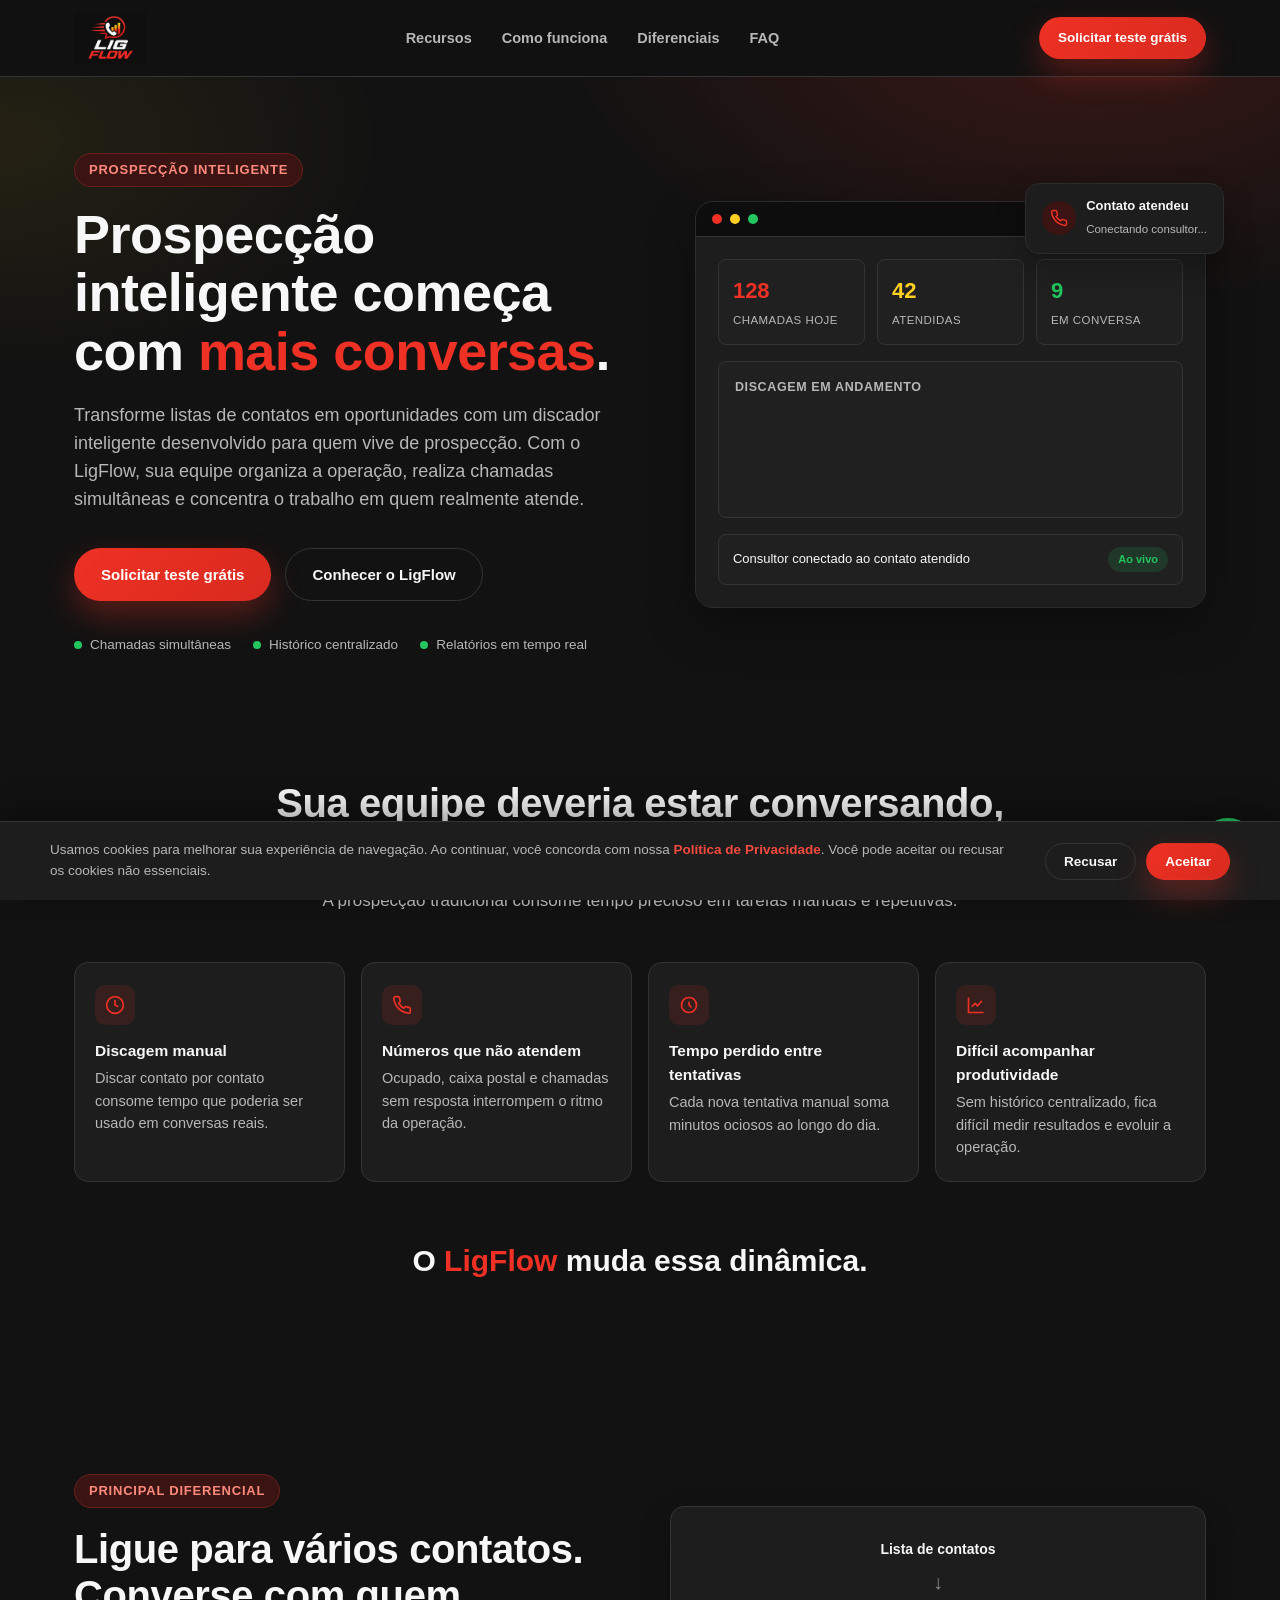
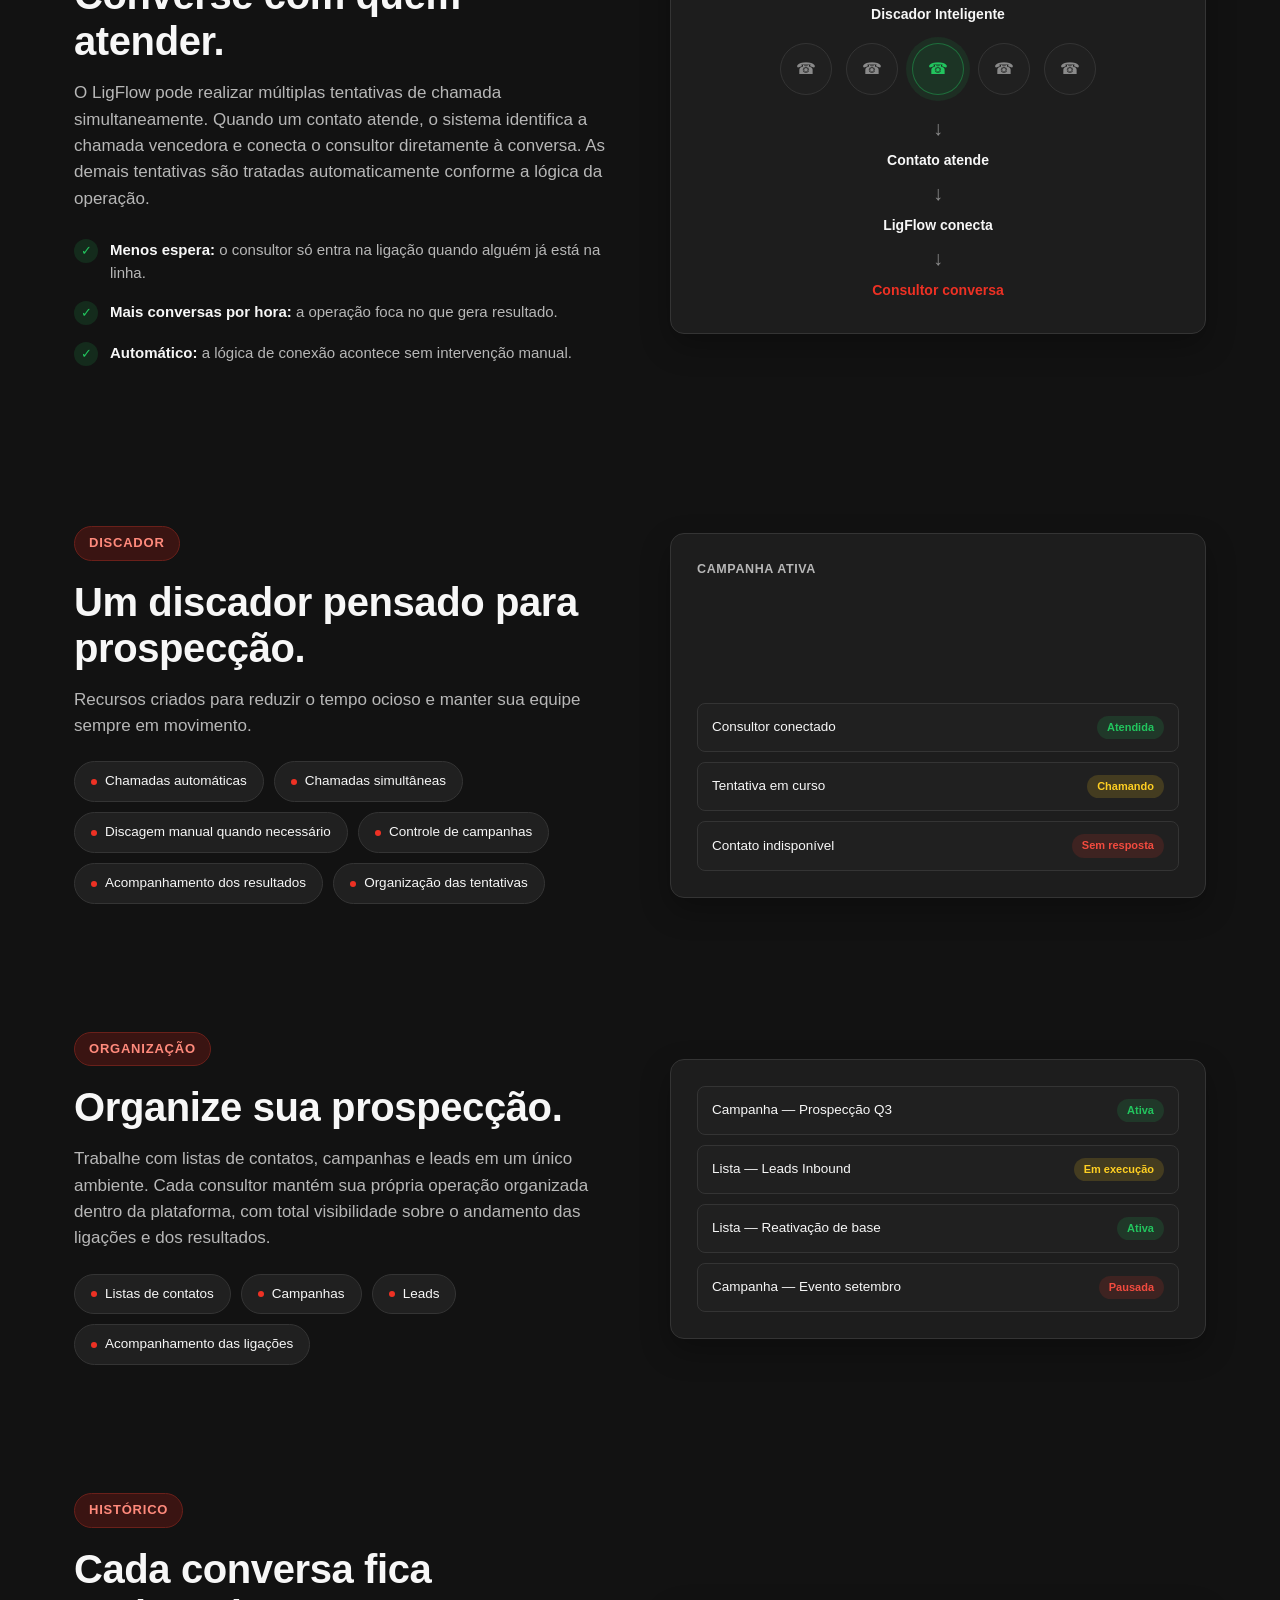
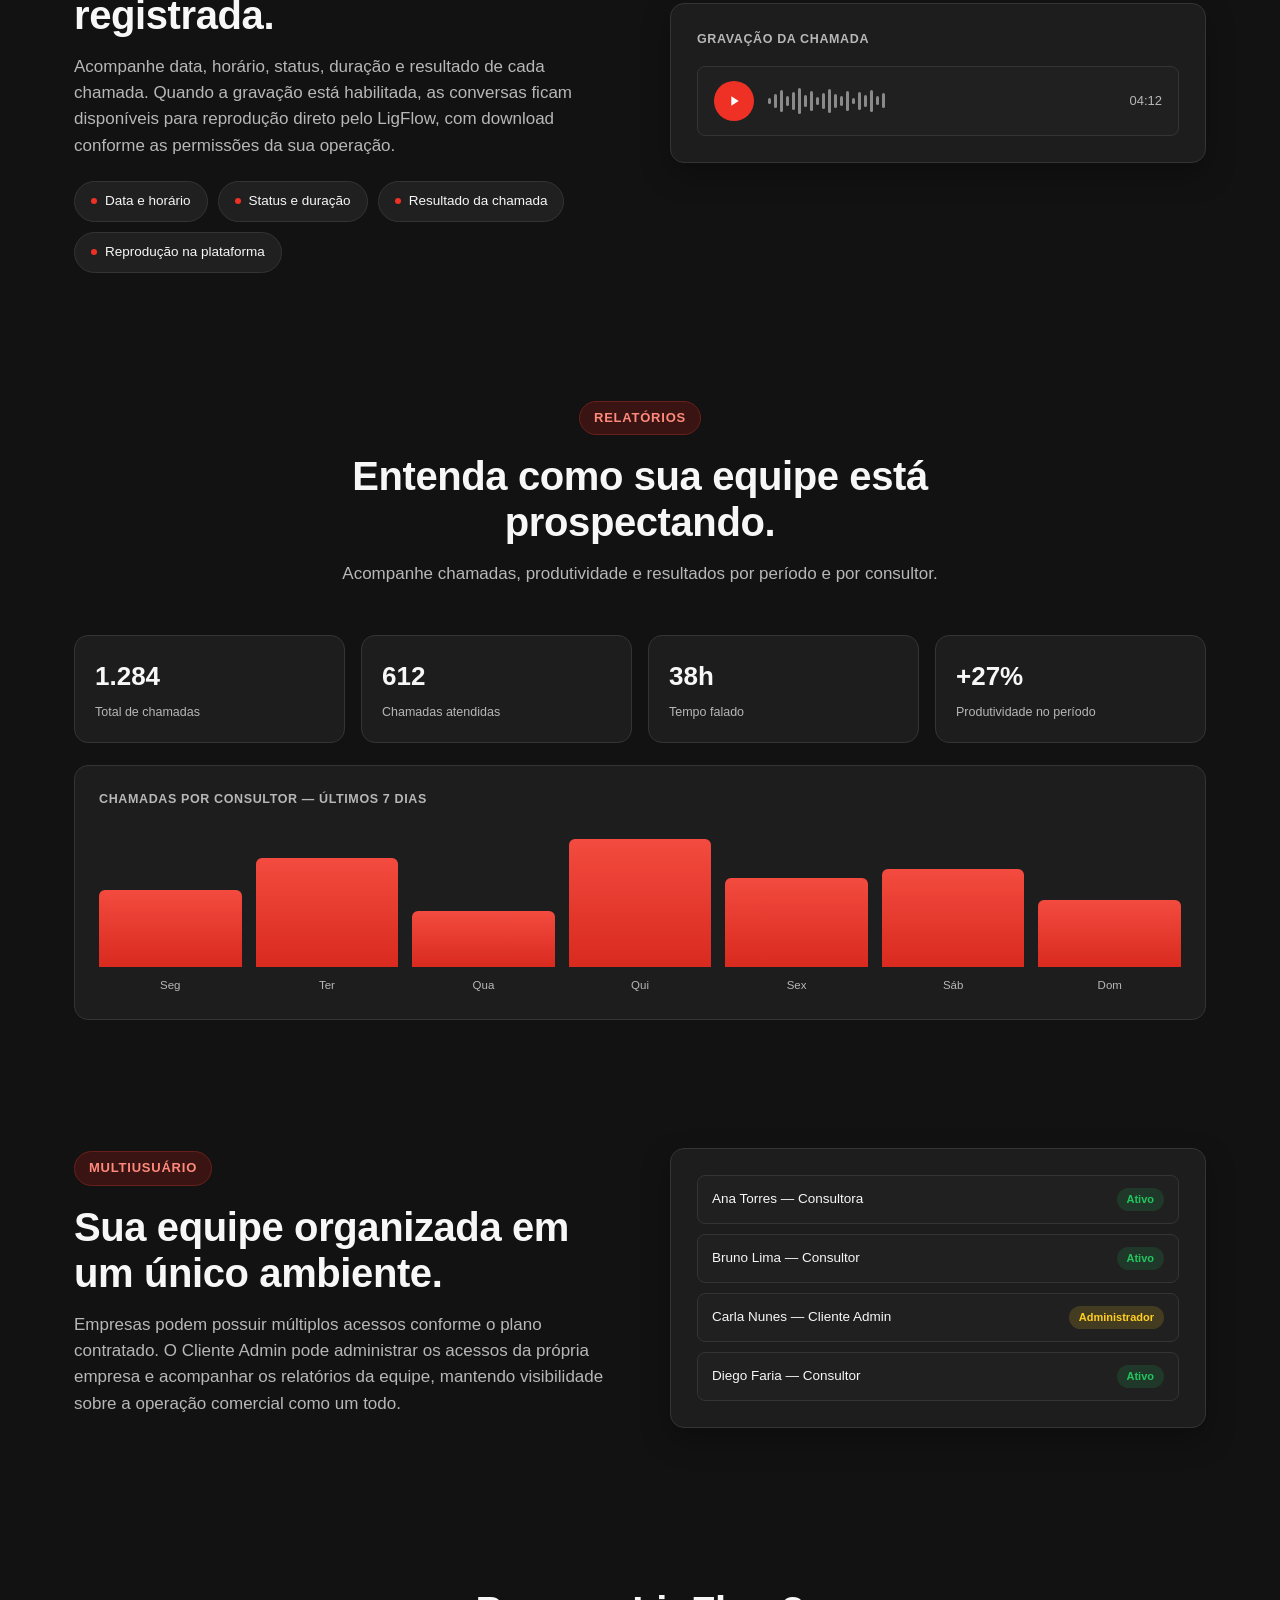
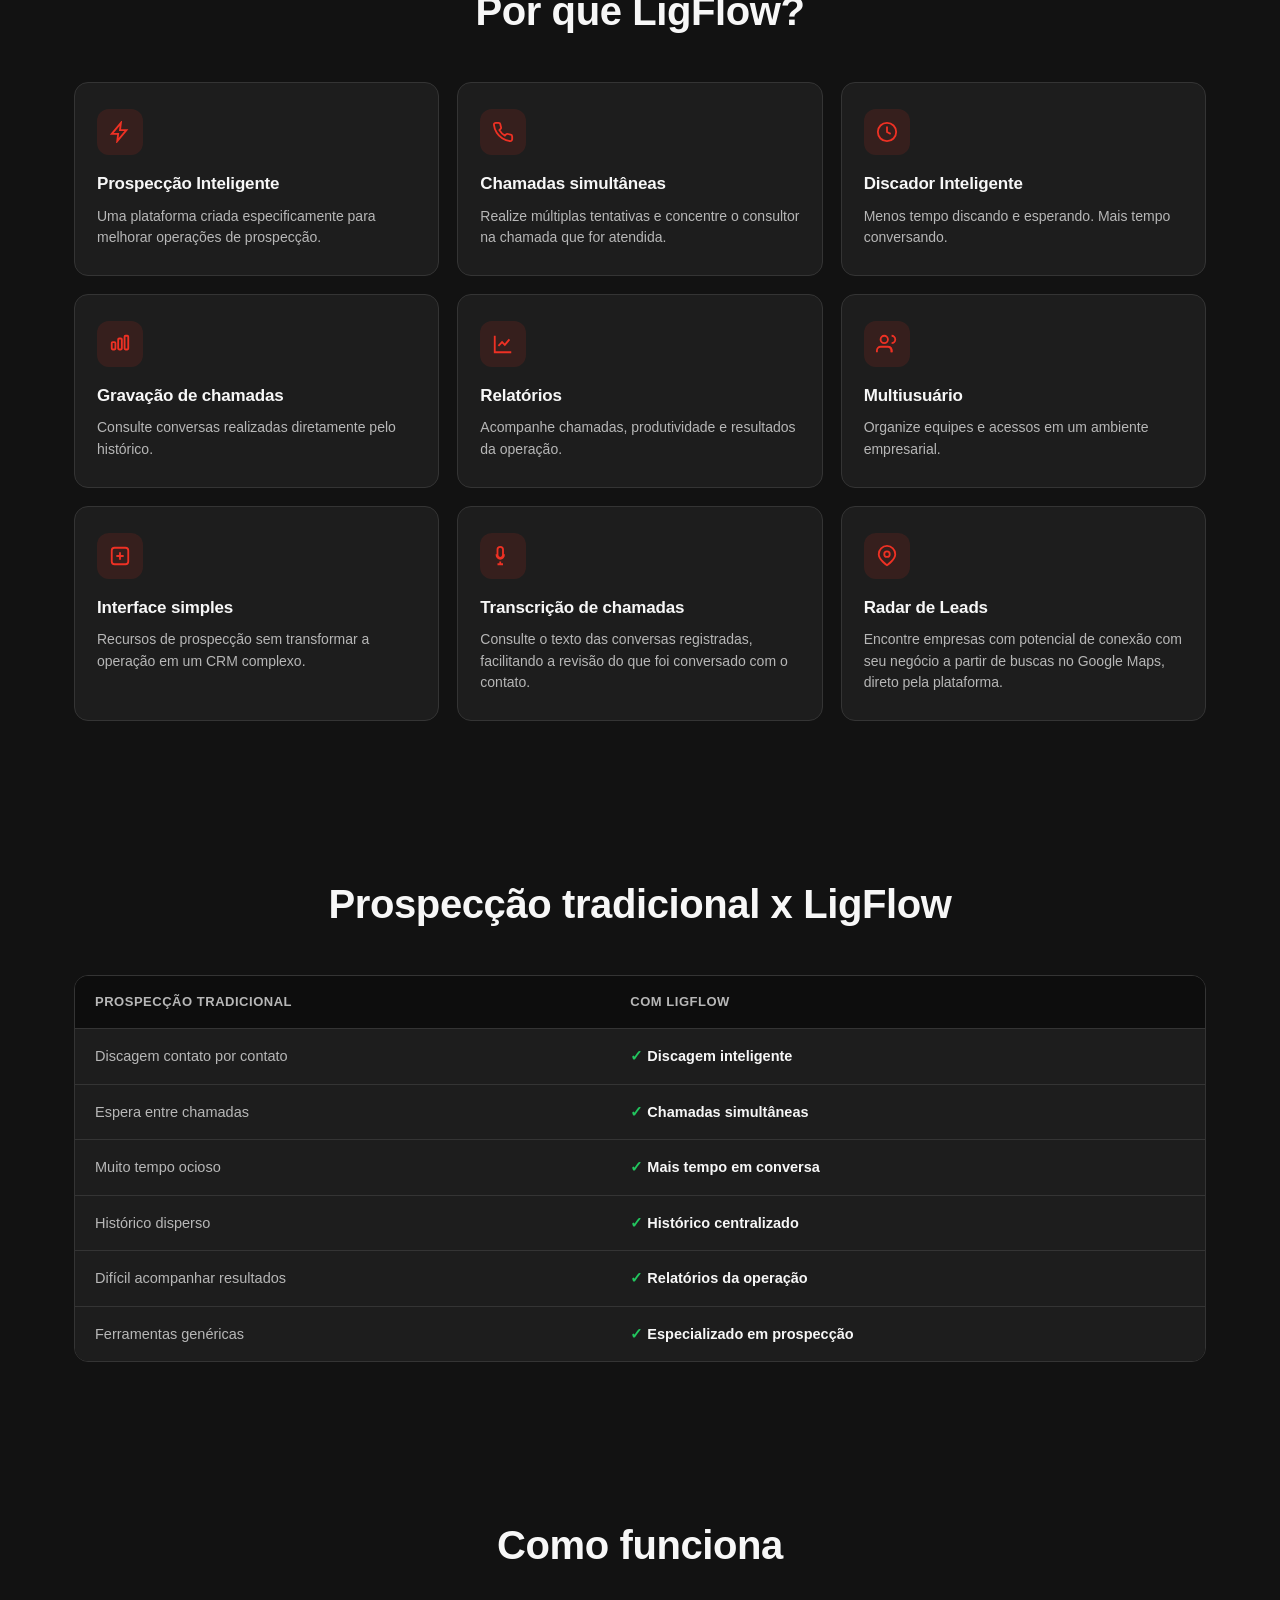
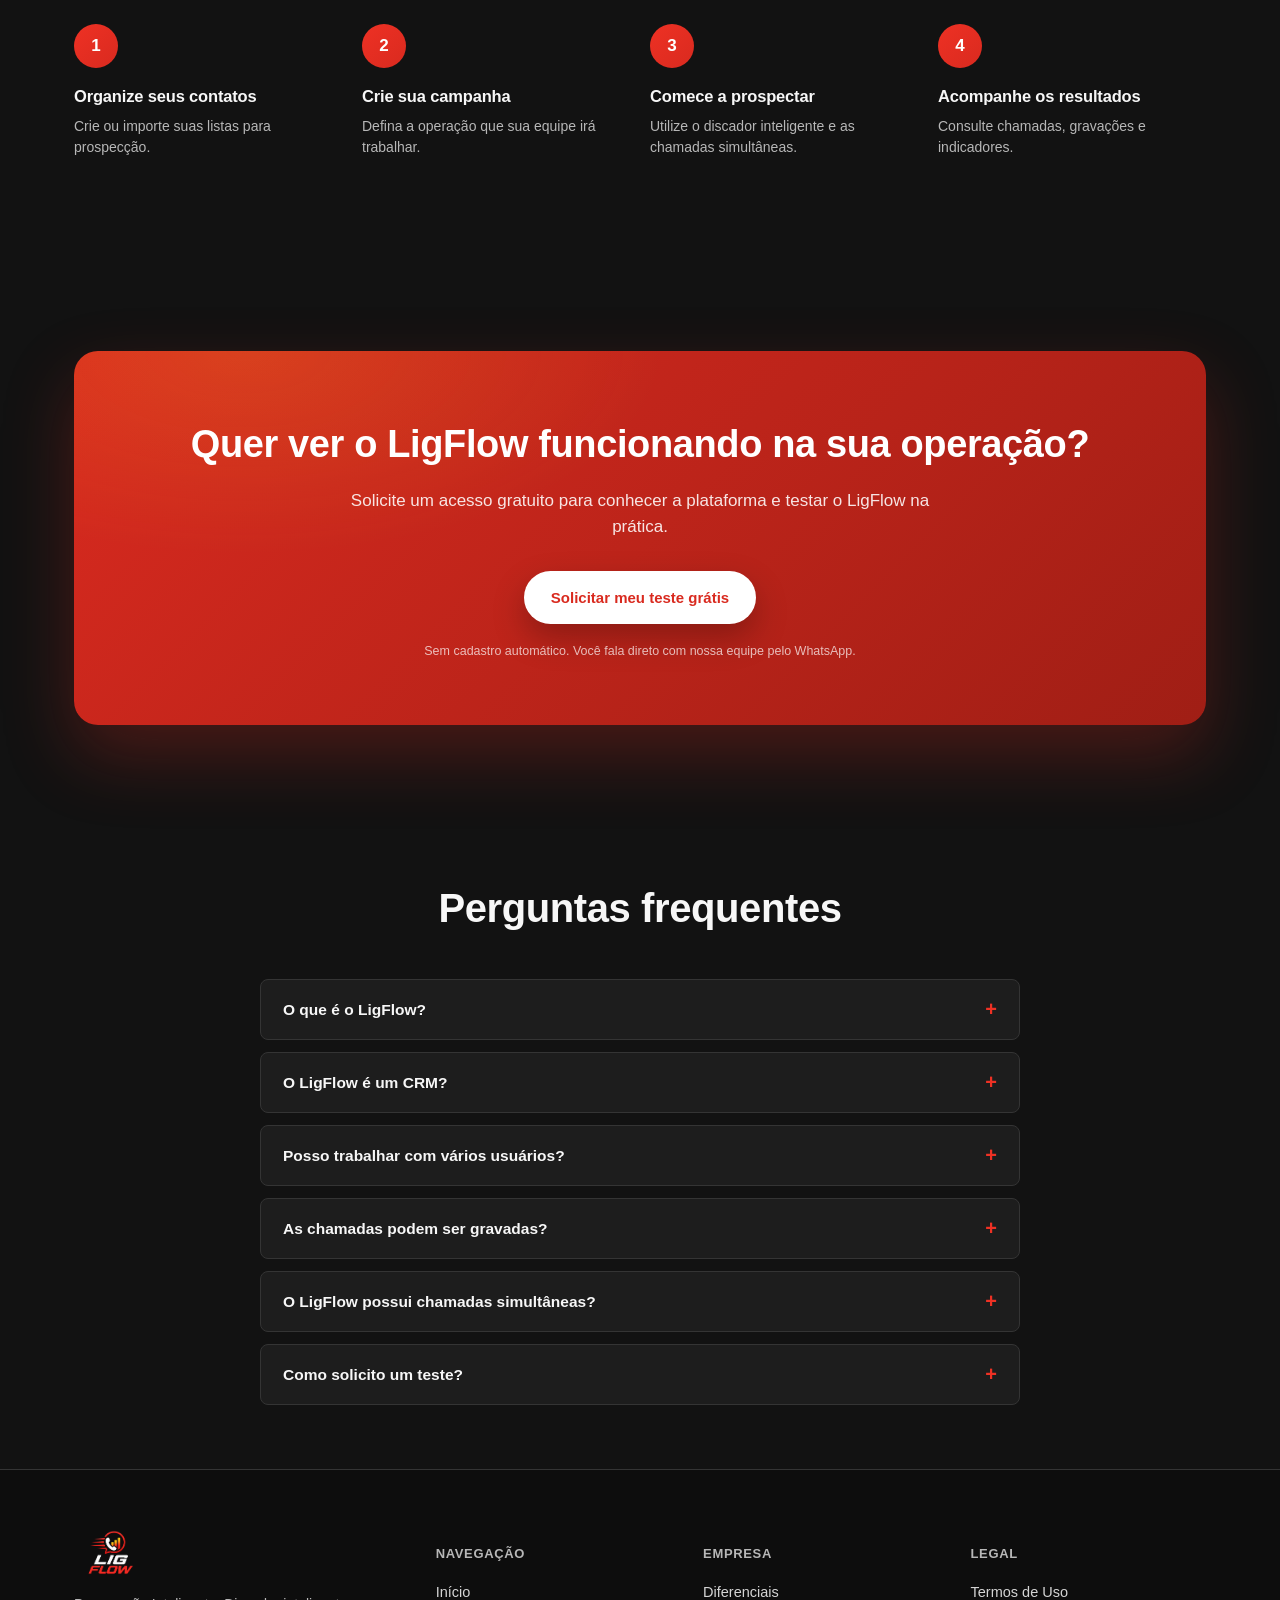
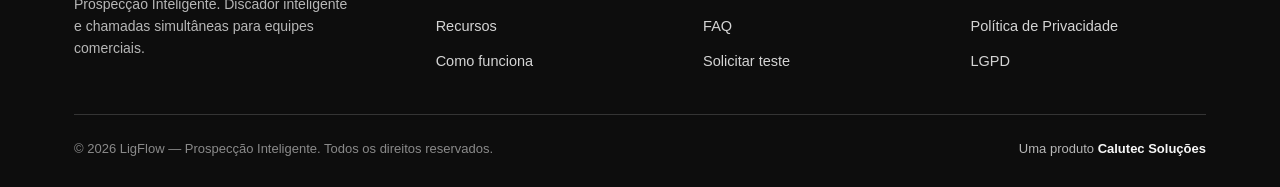
<file: index.html>
<!DOCTYPE html>
<html lang="pt-BR">
<head>
<meta charset="UTF-8">
<meta name="viewport" content="width=device-width, initial-scale=1">
<title>LigFlow — Discador Inteligente para Prospecção Comercial</title>
<meta name="description" content="LigFlow é a plataforma de prospecção inteligente com discador e chamadas simultâneas para equipes de vendas, SDRs e consultores. Solicite um teste grátis pelo WhatsApp.">
<meta name="keywords" content="prospecção inteligente, discador inteligente, discador para vendas, chamadas simultâneas, sistema para prospecção, plataforma de prospecção, software para equipe comercial">
<link rel="canonical" href="https://ligflow.com.br/">

<meta property="og:type" content="website">
<meta property="og:site_name" content="LigFlow">
<meta property="og:title" content="LigFlow — Discador Inteligente para Prospecção Comercial">
<meta property="og:description" content="Transforme listas de contatos em oportunidades com chamadas simultâneas, histórico centralizado e relatórios de produtividade. Solicite um teste grátis.">
<meta property="og:image" content="/assets/img/logo-ligflow.png">
<meta property="og:locale" content="pt_BR">

<meta name="twitter:card" content="summary_large_image">
<meta name="twitter:title" content="LigFlow — Discador Inteligente para Prospecção Comercial">
<meta name="twitter:description" content="Prospecção inteligente com chamadas simultâneas, histórico e relatórios. Teste grátis pelo WhatsApp.">
<meta name="twitter:image" content="/assets/img/logo-ligflow.png">

<link rel="icon" type="image/png" href="assets/img/logo-ligflow.png">
<link rel="apple-touch-icon" href="assets/img/logo-ligflow.png">

<link rel="stylesheet" href="assets/style.css?v=4">

<script type="application/ld+json">
{
  "@context": "https://schema.org",
  "@type": "SoftwareApplication",
  "name": "LigFlow",
  "applicationCategory": "BusinessApplication",
  "operatingSystem": "Web",
  "description": "Plataforma de prospecção inteligente com discador e chamadas simultâneas para equipes comerciais.",
  "offers": { "@type": "Offer", "price": "0", "priceCurrency": "BRL", "description": "Teste gratuito mediante solicitação" }
}
</script>
</head>
<body>

<header class="site-header">
  <div class="container">
    <a href="#topo" class="brand">
      <img src="assets/img/logo-ligflow.png" alt="LigFlow">
    </a>
    <nav class="main-nav" aria-label="Navegação principal">
      <a href="#recursos">Recursos</a>
      <a href="#como-funciona">Como funciona</a>
      <a href="#diferenciais">Diferenciais</a>
      <a href="#faq">FAQ</a>
    </nav>
    <div class="header-actions">
      <a href="#" class="btn btn-primary btn-sm header-cta" data-wa="teste">Solicitar teste grátis</a>
      <button type="button" class="nav-toggle" aria-label="Abrir menu" aria-expanded="false">☰</button>
    </div>
  </div>
</header>
<div class="mobile-menu">
  <a href="#recursos">Recursos</a>
  <a href="#como-funciona">Como funciona</a>
  <a href="#diferenciais">Diferenciais</a>
  <a href="#faq">FAQ</a>
  <a href="#" class="btn btn-primary btn-block" data-wa="teste">Solicitar teste grátis</a>
</div>

<main id="topo">

  <!-- HERO -->
  <section class="hero">
    <div class="container">
      <div class="hero-text">
        <span class="eyebrow">Prospecção Inteligente</span>
        <h1 class="hero-title-desktop">Prospecção inteligente começa com <span class="accent">mais conversas</span>.</h1>
        <h1 class="hero-title-mobile">Sua lista fria vai ficar <span class="accent">quente</span>.</h1>
        <p class="lead">Transforme listas de contatos em oportunidades com um discador inteligente desenvolvido para quem vive de prospecção. Com o LigFlow, sua equipe organiza a operação, realiza chamadas simultâneas e concentra o trabalho em quem realmente atende.</p>
        <div class="hero-actions">
          <a href="#" class="btn btn-primary" data-wa="teste">Solicitar teste grátis</a>
          <a href="#recursos" class="btn btn-ghost">Conhecer o LigFlow</a>
        </div>
        <div class="hero-trust">
          <span class="item"><span class="dot"></span> Chamadas simultâneas</span>
          <span class="item"><span class="dot"></span> Histórico centralizado</span>
          <span class="item"><span class="dot"></span> Relatórios em tempo real</span>
        </div>
      </div>

      <div class="hero-visual">
        <div class="mock-frame">
          <div class="mock-topbar">
            <span class="mock-dot"></span><span class="mock-dot"></span><span class="mock-dot"></span>
          </div>
          <div class="mock-body">
            <div class="mock-kpis">
              <div class="mock-kpi red"><div class="num">128</div><div class="lbl">Chamadas hoje</div></div>
              <div class="mock-kpi yellow"><div class="num">42</div><div class="lbl">Atendidas</div></div>
              <div class="mock-kpi green"><div class="num">9</div><div class="lbl">Em conversa</div></div>
            </div>
            <div class="mock-calls">
              <div class="mock-calls-title">Discagem em andamento</div>
              <div class="mock-lines">
                <div class="mock-line"></div>
                <div class="mock-line ringing"></div>
                <div class="mock-line answered"></div>
                <div class="mock-line ringing"></div>
                <div class="mock-line"></div>
              </div>
            </div>
            <div class="mock-row">
              <span>Consultor conectado ao contato atendido</span>
              <span class="mock-status">Ao vivo</span>
            </div>
          </div>
        </div>
        <div class="floaty floaty-1">
          <span class="ico">
            <svg width="18" height="18" viewBox="0 0 24 24" fill="none" stroke="currentColor" stroke-width="2"><path d="M22 16.92v3a2 2 0 0 1-2.18 2 19.79 19.79 0 0 1-8.63-3.07 19.5 19.5 0 0 1-6-6 19.79 19.79 0 0 1-3.07-8.67A2 2 0 0 1 4.11 2h3a2 2 0 0 1 2 1.72c.127.96.362 1.903.7 2.81a2 2 0 0 1-.45 2.11L8.09 9.91a16 16 0 0 0 6 6l1.27-1.27a2 2 0 0 1 2.11-.45c.907.338 1.85.573 2.81.7A2 2 0 0 1 22 16.92z"/></svg>
          </span>
          <div>
            <strong>Contato atendeu</strong>
            <span>Conectando consultor...</span>
          </div>
        </div>
      </div>
    </div>
  </section>

  <!-- PROBLEMA -->
  <section class="tight">
    <div class="container">
      <div class="section-head">
        <h2 class="section-title">Sua equipe deveria estar conversando, não esperando chamadas.</h2>
        <p class="section-lead" style="margin-left:auto;margin-right:auto;">A prospecção tradicional consome tempo precioso em tarefas manuais e repetitivas.</p>
      </div>

      <div class="problem-grid">
        <div class="problem-card">
          <div class="ico"><svg width="20" height="20" viewBox="0 0 24 24" fill="none" stroke="currentColor" stroke-width="2"><circle cx="12" cy="12" r="10"/><path d="M12 6v6l4 2"/></svg></div>
          <strong>Discagem manual</strong>
          <p>Discar contato por contato consome tempo que poderia ser usado em conversas reais.</p>
        </div>
        <div class="problem-card">
          <div class="ico"><svg width="20" height="20" viewBox="0 0 24 24" fill="none" stroke="currentColor" stroke-width="2"><path d="M22 16.92v3a2 2 0 0 1-2.18 2 19.79 19.79 0 0 1-8.63-3.07 19.5 19.5 0 0 1-6-6 19.79 19.79 0 0 1-3.07-8.67A2 2 0 0 1 4.11 2h3a2 2 0 0 1 2 1.72c.127.96.362 1.903.7 2.81a2 2 0 0 1-.45 2.11L8.09 9.91a16 16 0 0 0 6 6l1.27-1.27a2 2 0 0 1 2.11-.45c.907.338 1.85.573 2.81.7A2 2 0 0 1 22 16.92z"/></svg></div>
          <strong>Números que não atendem</strong>
          <p>Ocupado, caixa postal e chamadas sem resposta interrompem o ritmo da operação.</p>
        </div>
        <div class="problem-card">
          <div class="ico"><svg width="20" height="20" viewBox="0 0 24 24" fill="none" stroke="currentColor" stroke-width="2"><path d="M12 8v4l3 3"/><circle cx="12" cy="12" r="9"/></svg></div>
          <strong>Tempo perdido entre tentativas</strong>
          <p>Cada nova tentativa manual soma minutos ociosos ao longo do dia.</p>
        </div>
        <div class="problem-card">
          <div class="ico"><svg width="20" height="20" viewBox="0 0 24 24" fill="none" stroke="currentColor" stroke-width="2"><path d="M3 3v18h18"/><path d="M7 14l4-4 3 3 5-6"/></svg></div>
          <strong>Difícil acompanhar produtividade</strong>
          <p>Sem histórico centralizado, fica difícil medir resultados e evoluir a operação.</p>
        </div>
      </div>

      <p class="transition-line">O <span class="accent">LigFlow</span> muda essa dinâmica.</p>
    </div>
  </section>

  <!-- DIFERENCIAL: CHAMADAS SIMULTÂNEAS -->
  <section id="chamadas-simultaneas">
    <div class="container">
      <div class="feature-split">
        <div>
          <span class="eyebrow">Principal diferencial</span>
          <h2 class="section-title">Ligue para vários contatos. Converse com quem atender.</h2>
          <p class="section-lead">O LigFlow pode realizar múltiplas tentativas de chamada simultaneamente. Quando um contato atende, o sistema identifica a chamada vencedora e conecta o consultor diretamente à conversa. As demais tentativas são tratadas automaticamente conforme a lógica da operação.</p>
          <ul class="feature-list">
            <li><span class="check">✓</span><span><strong>Menos espera:</strong> o consultor só entra na ligação quando alguém já está na linha.</span></li>
            <li><span class="check">✓</span><span><strong>Mais conversas por hora:</strong> a operação foca no que gera resultado.</span></li>
            <li><span class="check">✓</span><span><strong>Automático:</strong> a lógica de conexão acontece sem intervenção manual.</span></li>
          </ul>
        </div>
        <div class="flow-diagram">
          <div class="flow-step strong">Lista de contatos</div>
          <div class="flow-arrow">↓</div>
          <div class="flow-step strong">Discador Inteligente</div>
          <div class="flow-phones">
            <div class="flow-phone">☎</div>
            <div class="flow-phone">☎</div>
            <div class="flow-phone winner">☎</div>
            <div class="flow-phone">☎</div>
            <div class="flow-phone">☎</div>
          </div>
          <div class="flow-arrow">↓</div>
          <div class="flow-step strong">Contato atende</div>
          <div class="flow-arrow">↓</div>
          <div class="flow-step strong">LigFlow conecta</div>
          <div class="flow-arrow">↓</div>
          <div class="flow-step" style="color:var(--primary);font-weight:800;">Consultor conversa</div>
        </div>
      </div>
    </div>
  </section>

  <!-- DISCADOR INTELIGENTE -->
  <section id="recursos" class="tight">
    <div class="container">
      <div class="split-row">
        <div class="split-text">
          <span class="eyebrow">Discador</span>
          <h2 class="section-title">Um discador pensado para prospecção.</h2>
          <p class="section-lead">Recursos criados para reduzir o tempo ocioso e manter sua equipe sempre em movimento.</p>
          <div class="chip-list">
            <span class="chip"><span class="dot"></span> Chamadas automáticas</span>
            <span class="chip"><span class="dot"></span> Chamadas simultâneas</span>
            <span class="chip"><span class="dot"></span> Discagem manual quando necessário</span>
            <span class="chip"><span class="dot"></span> Controle de campanhas</span>
            <span class="chip"><span class="dot"></span> Acompanhamento dos resultados</span>
            <span class="chip"><span class="dot"></span> Organização das tentativas</span>
          </div>
        </div>
        <div class="split-visual">
          <div class="panel-card">
            <div class="mock-calls-title">Campanha ativa</div>
            <div class="mock-lines" style="margin:14px 0 18px;">
              <div class="mock-line"></div>
              <div class="mock-line ringing"></div>
              <div class="mock-line answered"></div>
              <div class="mock-line"></div>
              <div class="mock-line ringing"></div>
              <div class="mock-line"></div>
            </div>
            <div class="list-rows">
              <div class="list-row"><span>Consultor conectado</span><span class="tag tag-answered">Atendida</span></div>
              <div class="list-row"><span>Tentativa em curso</span><span class="tag tag-progress">Chamando</span></div>
              <div class="list-row"><span>Contato indisponível</span><span class="tag tag-noanswer">Sem resposta</span></div>
            </div>
          </div>
        </div>
      </div>
    </div>
  </section>

  <!-- CAMPANHAS E LISTAS -->
  <section class="tight">
    <div class="container">
      <div class="split-row reverse">
        <div class="split-text">
          <span class="eyebrow">Organização</span>
          <h2 class="section-title">Organize sua prospecção.</h2>
          <p class="section-lead">Trabalhe com listas de contatos, campanhas e leads em um único ambiente. Cada consultor mantém sua própria operação organizada dentro da plataforma, com total visibilidade sobre o andamento das ligações e dos resultados.</p>
          <div class="chip-list">
            <span class="chip"><span class="dot"></span> Listas de contatos</span>
            <span class="chip"><span class="dot"></span> Campanhas</span>
            <span class="chip"><span class="dot"></span> Leads</span>
            <span class="chip"><span class="dot"></span> Acompanhamento das ligações</span>
          </div>
        </div>
        <div class="split-visual">
          <div class="panel-card">
            <div class="list-rows">
              <div class="list-row"><span>Campanha — Prospecção Q3</span><span class="tag tag-answered">Ativa</span></div>
              <div class="list-row"><span>Lista — Leads Inbound</span><span class="tag tag-progress">Em execução</span></div>
              <div class="list-row"><span>Lista — Reativação de base</span><span class="tag tag-answered">Ativa</span></div>
              <div class="list-row"><span>Campanha — Evento setembro</span><span class="tag tag-noanswer">Pausada</span></div>
            </div>
          </div>
        </div>
      </div>
    </div>
  </section>

  <!-- HISTÓRICO E GRAVAÇÕES -->
  <section class="tight">
    <div class="container">
      <div class="split-row">
        <div class="split-text">
          <span class="eyebrow">Histórico</span>
          <h2 class="section-title">Cada conversa fica registrada.</h2>
          <p class="section-lead">Acompanhe data, horário, status, duração e resultado de cada chamada. Quando a gravação está habilitada, as conversas ficam disponíveis para reprodução direto pelo LigFlow, com download conforme as permissões da sua operação.</p>
          <div class="chip-list">
            <span class="chip"><span class="dot"></span> Data e horário</span>
            <span class="chip"><span class="dot"></span> Status e duração</span>
            <span class="chip"><span class="dot"></span> Resultado da chamada</span>
            <span class="chip"><span class="dot"></span> Reprodução na plataforma</span>
          </div>
        </div>
        <div class="split-visual">
          <div class="panel-card">
            <div class="mock-calls-title" style="margin-bottom:16px;">Gravação da chamada</div>
            <div class="recording-player">
              <span class="play-btn">
                <svg width="16" height="16" viewBox="0 0 24 24" fill="currentColor"><path d="M8 5v14l11-7z"/></svg>
              </span>
              <div class="wave" id="wave"></div>
              <span style="color:var(--muted);font-size:13px;">04:12</span>
            </div>
          </div>
        </div>
      </div>
    </div>
  </section>

  <!-- RELATÓRIOS -->
  <section class="tight">
    <div class="container">
      <div class="section-head">
        <span class="eyebrow">Relatórios</span>
        <h2 class="section-title">Entenda como sua equipe está prospectando.</h2>
        <p class="section-lead" style="margin-left:auto;margin-right:auto;">Acompanhe chamadas, produtividade e resultados por período e por consultor.</p>
      </div>
      <div class="report-grid">
        <div class="report-kpi"><div class="num">1.284</div><div class="lbl">Total de chamadas</div></div>
        <div class="report-kpi"><div class="num">612</div><div class="lbl">Chamadas atendidas</div></div>
        <div class="report-kpi"><div class="num">38h</div><div class="lbl">Tempo falado</div></div>
        <div class="report-kpi"><div class="num">+27%</div><div class="lbl">Produtividade no período</div></div>
      </div>
      <div class="report-chart">
        <div class="mock-calls-title">Chamadas por consultor — últimos 7 dias</div>
        <div class="bars" style="margin-top:18px;">
          <div class="bar" style="height:55%"></div>
          <div class="bar" style="height:78%"></div>
          <div class="bar" style="height:40%"></div>
          <div class="bar" style="height:92%"></div>
          <div class="bar" style="height:64%"></div>
          <div class="bar" style="height:70%"></div>
          <div class="bar" style="height:48%"></div>
        </div>
        <div class="bars-labels">
          <span>Seg</span><span>Ter</span><span>Qua</span><span>Qui</span><span>Sex</span><span>Sáb</span><span>Dom</span>
        </div>
      </div>
    </div>
  </section>

  <!-- GESTÃO DE EQUIPE -->
  <section class="tight">
    <div class="container">
      <div class="split-row reverse">
        <div class="split-text">
          <span class="eyebrow">Multiusuário</span>
          <h2 class="section-title">Sua equipe organizada em um único ambiente.</h2>
          <p class="section-lead">Empresas podem possuir múltiplos acessos conforme o plano contratado. O Cliente Admin pode administrar os acessos da própria empresa e acompanhar os relatórios da equipe, mantendo visibilidade sobre a operação comercial como um todo.</p>
        </div>
        <div class="split-visual">
          <div class="panel-card">
            <div class="list-rows">
              <div class="list-row"><span>Ana Torres — Consultora</span><span class="tag tag-answered">Ativo</span></div>
              <div class="list-row"><span>Bruno Lima — Consultor</span><span class="tag tag-answered">Ativo</span></div>
              <div class="list-row"><span>Carla Nunes — Cliente Admin</span><span class="tag tag-progress">Administrador</span></div>
              <div class="list-row"><span>Diego Faria — Consultor</span><span class="tag tag-answered">Ativo</span></div>
            </div>
          </div>
        </div>
      </div>
    </div>
  </section>

  <!-- DIFERENCIAIS -->
  <section id="diferenciais">
    <div class="container">
      <div class="section-head">
        <h2 class="section-title">Por que LigFlow?</h2>
      </div>
      <div class="cards-grid">
        <div class="diff-card">
          <div class="ico"><svg width="22" height="22" viewBox="0 0 24 24" fill="none" stroke="currentColor" stroke-width="2"><path d="M13 2 3 14h7l-1 8 10-12h-7z"/></svg></div>
          <h3>Prospecção Inteligente</h3>
          <p>Uma plataforma criada especificamente para melhorar operações de prospecção.</p>
        </div>
        <div class="diff-card">
          <div class="ico"><svg width="22" height="22" viewBox="0 0 24 24" fill="none" stroke="currentColor" stroke-width="2"><path d="M22 16.92v3a2 2 0 0 1-2.18 2 19.79 19.79 0 0 1-8.63-3.07 19.5 19.5 0 0 1-6-6 19.79 19.79 0 0 1-3.07-8.67A2 2 0 0 1 4.11 2h3a2 2 0 0 1 2 1.72c.127.96.362 1.903.7 2.81a2 2 0 0 1-.45 2.11L8.09 9.91a16 16 0 0 0 6 6l1.27-1.27a2 2 0 0 1 2.11-.45c.907.338 1.85.573 2.81.7A2 2 0 0 1 22 16.92z"/></svg></div>
          <h3>Chamadas simultâneas</h3>
          <p>Realize múltiplas tentativas e concentre o consultor na chamada que for atendida.</p>
        </div>
        <div class="diff-card">
          <div class="ico"><svg width="22" height="22" viewBox="0 0 24 24" fill="none" stroke="currentColor" stroke-width="2"><circle cx="12" cy="12" r="10"/><path d="M12 6v6l4 2"/></svg></div>
          <h3>Discador Inteligente</h3>
          <p>Menos tempo discando e esperando. Mais tempo conversando.</p>
        </div>
        <div class="diff-card">
          <div class="ico"><svg width="22" height="22" viewBox="0 0 24 24" fill="none" stroke="currentColor" stroke-width="2"><rect x="3" y="10" width="4" height="8" rx="1"/><rect x="10" y="6" width="4" height="12" rx="1"/><rect x="17" y="3" width="4" height="15" rx="1"/></svg></div>
          <h3>Gravação de chamadas</h3>
          <p>Consulte conversas realizadas diretamente pelo histórico.</p>
        </div>
        <div class="diff-card">
          <div class="ico"><svg width="22" height="22" viewBox="0 0 24 24" fill="none" stroke="currentColor" stroke-width="2"><path d="M3 3v18h18"/><path d="M7 14l4-4 3 3 5-6"/></svg></div>
          <h3>Relatórios</h3>
          <p>Acompanhe chamadas, produtividade e resultados da operação.</p>
        </div>
        <div class="diff-card">
          <div class="ico"><svg width="22" height="22" viewBox="0 0 24 24" fill="none" stroke="currentColor" stroke-width="2"><circle cx="9" cy="7" r="4"/><path d="M17 11a4 4 0 1 0 0-8"/><path d="M1 21v-2a4 4 0 0 1 4-4h8a4 4 0 0 1 4 4v2"/><path d="M17 21v-2a4 4 0 0 0-3-3.87"/></svg></div>
          <h3>Multiusuário</h3>
          <p>Organize equipes e acessos em um ambiente empresarial.</p>
        </div>
        <div class="diff-card">
          <div class="ico"><svg width="22" height="22" viewBox="0 0 24 24" fill="none" stroke="currentColor" stroke-width="2"><rect x="3" y="3" width="18" height="18" rx="3"/><path d="M8 12h8M12 8v8"/></svg></div>
          <h3>Interface simples</h3>
          <p>Recursos de prospecção sem transformar a operação em um CRM complexo.</p>
        </div>
        <div class="diff-card">
          <div class="ico"><svg width="22" height="22" viewBox="0 0 24 24" fill="none" stroke="currentColor" stroke-width="2"><path d="M9 2a3 3 0 0 0-3 3v6a3 3 0 0 0 6 0V5a3 3 0 0 0-3-3z"/><path d="M5 10v1a4 4 0 0 0 8 0v-1"/><path d="M9 18v3M6 21h6"/></svg></div>
          <h3>Transcrição de chamadas</h3>
          <p>Consulte o texto das conversas registradas, facilitando a revisão do que foi conversado com o contato.</p>
        </div>
        <div class="diff-card">
          <div class="ico"><svg width="22" height="22" viewBox="0 0 24 24" fill="none" stroke="currentColor" stroke-width="2"><path d="M21 10c0 6-9 12-9 12s-9-6-9-12a9 9 0 0 1 18 0z"/><circle cx="12" cy="10" r="3"/></svg></div>
          <h3>Radar de Leads</h3>
          <p>Encontre empresas com potencial de conexão com seu negócio a partir de buscas no Google Maps, direto pela plataforma.</p>
        </div>
      </div>
    </div>
  </section>

  <!-- COMPARAÇÃO -->
  <section class="tight">
    <div class="container">
      <div class="section-head">
        <h2 class="section-title">Prospecção tradicional x LigFlow</h2>
      </div>
      <div class="compare-wrap">
        <table class="compare">
          <thead>
            <tr><th>Prospecção tradicional</th><th>Com LigFlow</th></tr>
          </thead>
          <tbody>
            <tr><td class="old">Discagem contato por contato</td><td class="new">Discagem inteligente</td></tr>
            <tr><td class="old">Espera entre chamadas</td><td class="new">Chamadas simultâneas</td></tr>
            <tr><td class="old">Muito tempo ocioso</td><td class="new">Mais tempo em conversa</td></tr>
            <tr><td class="old">Histórico disperso</td><td class="new">Histórico centralizado</td></tr>
            <tr><td class="old">Difícil acompanhar resultados</td><td class="new">Relatórios da operação</td></tr>
            <tr><td class="old">Ferramentas genéricas</td><td class="new">Especializado em prospecção</td></tr>
          </tbody>
        </table>
      </div>
    </div>
  </section>

  <!-- COMO FUNCIONA -->
  <section id="como-funciona">
    <div class="container">
      <div class="section-head">
        <h2 class="section-title">Como funciona</h2>
      </div>
      <div class="steps-grid">
        <div class="step-card">
          <div class="step-num">1</div>
          <h3>Organize seus contatos</h3>
          <p>Crie ou importe suas listas para prospecção.</p>
        </div>
        <div class="step-card">
          <div class="step-num">2</div>
          <h3>Crie sua campanha</h3>
          <p>Defina a operação que sua equipe irá trabalhar.</p>
        </div>
        <div class="step-card">
          <div class="step-num">3</div>
          <h3>Comece a prospectar</h3>
          <p>Utilize o discador inteligente e as chamadas simultâneas.</p>
        </div>
        <div class="step-card">
          <div class="step-num">4</div>
          <h3>Acompanhe os resultados</h3>
          <p>Consulte chamadas, gravações e indicadores.</p>
        </div>
      </div>
    </div>
  </section>

  <!-- CTA -->
  <section id="teste-gratis">
    <div class="container">
      <div class="cta-banner">
        <h2>Quer ver o LigFlow funcionando na sua operação?</h2>
        <p>Solicite um acesso gratuito para conhecer a plataforma e testar o LigFlow na prática.</p>
        <a href="#" class="btn btn-primary" data-wa="teste">Solicitar meu teste grátis</a>
        <div class="cta-note">Sem cadastro automático. Você fala direto com nossa equipe pelo WhatsApp.</div>
      </div>
    </div>
  </section>

  <!-- FAQ -->
  <section id="faq" class="tight">
    <div class="container">
      <div class="section-head">
        <h2 class="section-title">Perguntas frequentes</h2>
      </div>
      <div class="faq-list">
        <div class="faq-item">
          <button class="faq-q">O que é o LigFlow? <span class="plus">+</span></button>
          <div class="faq-a"><div class="faq-a-inner">Uma plataforma especializada em prospecção inteligente que ajuda equipes comerciais a organizar contatos, realizar chamadas e acompanhar resultados.</div></div>
        </div>
        <div class="faq-item">
          <button class="faq-q">O LigFlow é um CRM? <span class="plus">+</span></button>
          <div class="faq-a"><div class="faq-a-inner">O LigFlow é focado em prospecção. A proposta é oferecer ferramentas para tornar a operação comercial mais produtiva sem a complexidade de um CRM tradicional.</div></div>
        </div>
        <div class="faq-item">
          <button class="faq-q">Posso trabalhar com vários usuários? <span class="plus">+</span></button>
          <div class="faq-a"><div class="faq-a-inner">Sim. Empresas podem possuir múltiplos acessos conforme o limite contratado.</div></div>
        </div>
        <div class="faq-item">
          <button class="faq-q">As chamadas podem ser gravadas? <span class="plus">+</span></button>
          <div class="faq-a"><div class="faq-a-inner">Sim. Quando a gravação está habilitada, as chamadas podem ser armazenadas e consultadas pelo LigFlow.</div></div>
        </div>
        <div class="faq-item">
          <button class="faq-q">O LigFlow possui chamadas simultâneas? <span class="plus">+</span></button>
          <div class="faq-a"><div class="faq-a-inner">Sim. O discador pode trabalhar com múltiplas tentativas simultâneas e conectar o consultor à chamada atendida conforme a configuração da operação.</div></div>
        </div>
        <div class="faq-item">
          <button class="faq-q">Como solicito um teste? <span class="plus">+</span></button>
          <div class="faq-a"><div class="faq-a-inner">Clique em "Solicitar teste grátis" e fale com nossa equipe pelo WhatsApp.</div></div>
        </div>
      </div>
    </div>
  </section>

</main>

<footer class="site-footer">
  <div class="container">
    <div class="footer-top">
      <div class="footer-brand">
        <div class="brand"><img src="assets/img/logo-ligflow.png" alt="LigFlow"></div>
        <p>Prospecção Inteligente. Discador inteligente e chamadas simultâneas para equipes comerciais.</p>
      </div>
      <div class="footer-col">
        <h4>Navegação</h4>
        <ul>
          <li><a href="#topo">Início</a></li>
          <li><a href="#recursos">Recursos</a></li>
          <li><a href="#como-funciona">Como funciona</a></li>
        </ul>
      </div>
      <div class="footer-col">
        <h4>Empresa</h4>
        <ul>
          <li><a href="#diferenciais">Diferenciais</a></li>
          <li><a href="#faq">FAQ</a></li>
          <li><a href="#" data-wa="teste">Solicitar teste</a></li>
        </ul>
      </div>
      <div class="footer-col">
        <h4>Legal</h4>
        <ul>
          <li><a href="termos.html">Termos de Uso</a></li>
          <li><a href="privacidade.html">Política de Privacidade</a></li>
          <li><a href="lgpd.html">LGPD</a></li>
        </ul>
      </div>
    </div>
    <div class="footer-bottom">
      <span>© <span id="year"></span> LigFlow — Prospecção Inteligente. Todos os direitos reservados.</span>
      <span class="calutec">Uma produto <strong>Calutec Soluções</strong></span>
    </div>
  </div>
</footer>

<a href="#" class="wa-float" data-wa="geral" aria-label="Falar no WhatsApp">
  <svg viewBox="0 0 24 24" fill="currentColor"><path d="M12.04 2c-5.52 0-10 4.48-10 10 0 1.77.46 3.45 1.27 4.9L2 22l5.25-1.38A9.95 9.95 0 0 0 12.04 22c5.52 0 10-4.48 10-10s-4.48-10-10-10zm0 18.15c-1.6 0-3.13-.43-4.46-1.24l-.32-.19-3.11.82.83-3.03-.2-.31A8.14 8.14 0 0 1 3.86 12c0-4.5 3.68-8.15 8.18-8.15S20.22 7.5 20.22 12s-3.68 8.15-8.18 8.15zm4.52-6.1c-.25-.12-1.47-.72-1.7-.8-.23-.08-.4-.12-.56.12-.17.25-.65.8-.8.97-.15.17-.29.19-.54.06-.25-.12-1.05-.39-1.99-1.23-.74-.66-1.24-1.47-1.38-1.72-.15-.25-.02-.38.11-.51.11-.11.25-.29.37-.43.12-.15.16-.25.25-.42.08-.17.04-.31-.02-.43-.06-.12-.56-1.35-.77-1.85-.2-.48-.41-.42-.56-.43-.14-.01-.31-.01-.48-.01-.17 0-.43.06-.66.31-.23.25-.86.85-.86 2.06 0 1.22.88 2.4 1 2.57.12.17 1.74 2.66 4.22 3.73.59.25 1.05.4 1.41.52.59.19 1.13.16 1.56.1.48-.07 1.47-.6 1.68-1.18.21-.58.21-1.08.15-1.18-.06-.1-.23-.16-.48-.28z"/></svg>
</a>

<div class="cookie-banner" id="cookieBanner" role="dialog" aria-live="polite" aria-label="Aviso de cookies">
  <div class="cookie-banner-inner">
    <p>Usamos cookies para melhorar sua experiência de navegação. Ao continuar, você concorda com nossa <a href="privacidade.html">Política de Privacidade</a>. Você pode aceitar ou recusar os cookies não essenciais.</p>
    <div class="cookie-actions">
      <button type="button" class="btn btn-ghost btn-sm" id="cookieDecline">Recusar</button>
      <button type="button" class="btn btn-primary btn-sm" id="cookieAccept">Aceitar</button>
    </div>
  </div>
</div>

<script src="assets/config.js?v=2"></script>
<script src="assets/script.js?v=2"></script>
<script>document.getElementById('year').textContent = new Date().getFullYear();</script>
</body>
</html>
</file>
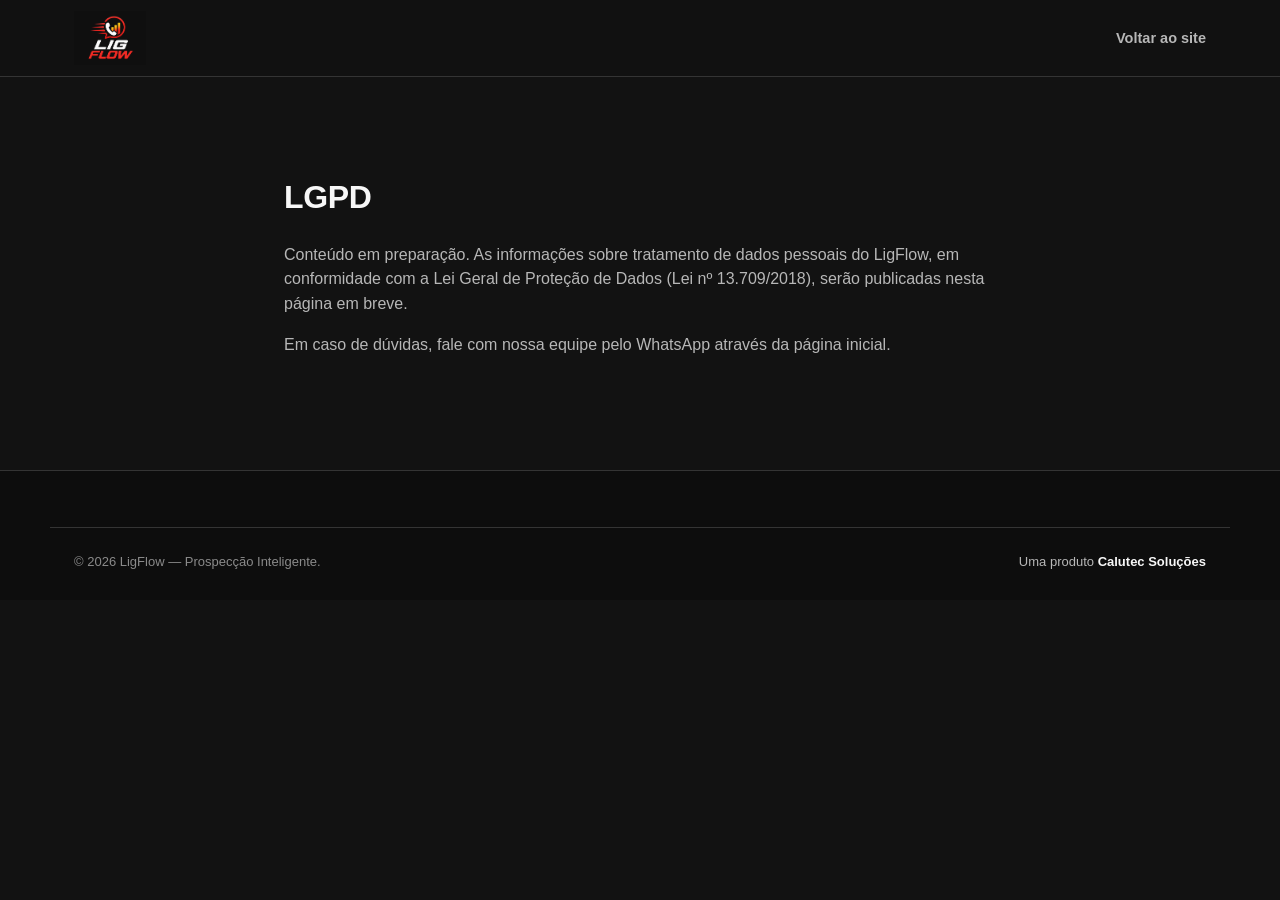
<file: lgpd.html>
<!DOCTYPE html>
<html lang="pt-BR">
<head>
<meta charset="UTF-8">
<meta name="viewport" content="width=device-width, initial-scale=1">
<title>LGPD — LigFlow</title>
<meta name="robots" content="noindex">
<link rel="icon" type="image/png" href="assets/img/logo-ligflow.png">
<link rel="stylesheet" href="assets/style.css?v=4">
</head>
<body>
<header class="site-header">
  <div class="container">
    <a href="index.html" class="brand"><img src="assets/img/logo-ligflow.png" alt="LigFlow"></a>
    <nav class="main-nav"><a href="index.html">Voltar ao site</a></nav>
  </div>
</header>
<main>
  <section>
    <div class="container" style="max-width:760px;">
      <h1 style="font-size:32px;margin-bottom:20px;">LGPD</h1>
      <p style="color:var(--muted);">Conteúdo em preparação. As informações sobre tratamento de dados pessoais do LigFlow, em conformidade com a Lei Geral de Proteção de Dados (Lei nº 13.709/2018), serão publicadas nesta página em breve.</p>
      <p style="color:var(--muted);">Em caso de dúvidas, fale com nossa equipe pelo WhatsApp através da página inicial.</p>
    </div>
  </section>
</main>
<footer class="site-footer">
  <div class="container footer-bottom">
    <span>© <span id="year"></span> LigFlow — Prospecção Inteligente.</span>
    <span class="calutec">Uma produto <strong>Calutec Soluções</strong></span>
  </div>
</footer>
<script>document.getElementById('year').textContent = new Date().getFullYear();</script>
</body>
</html>
</file>
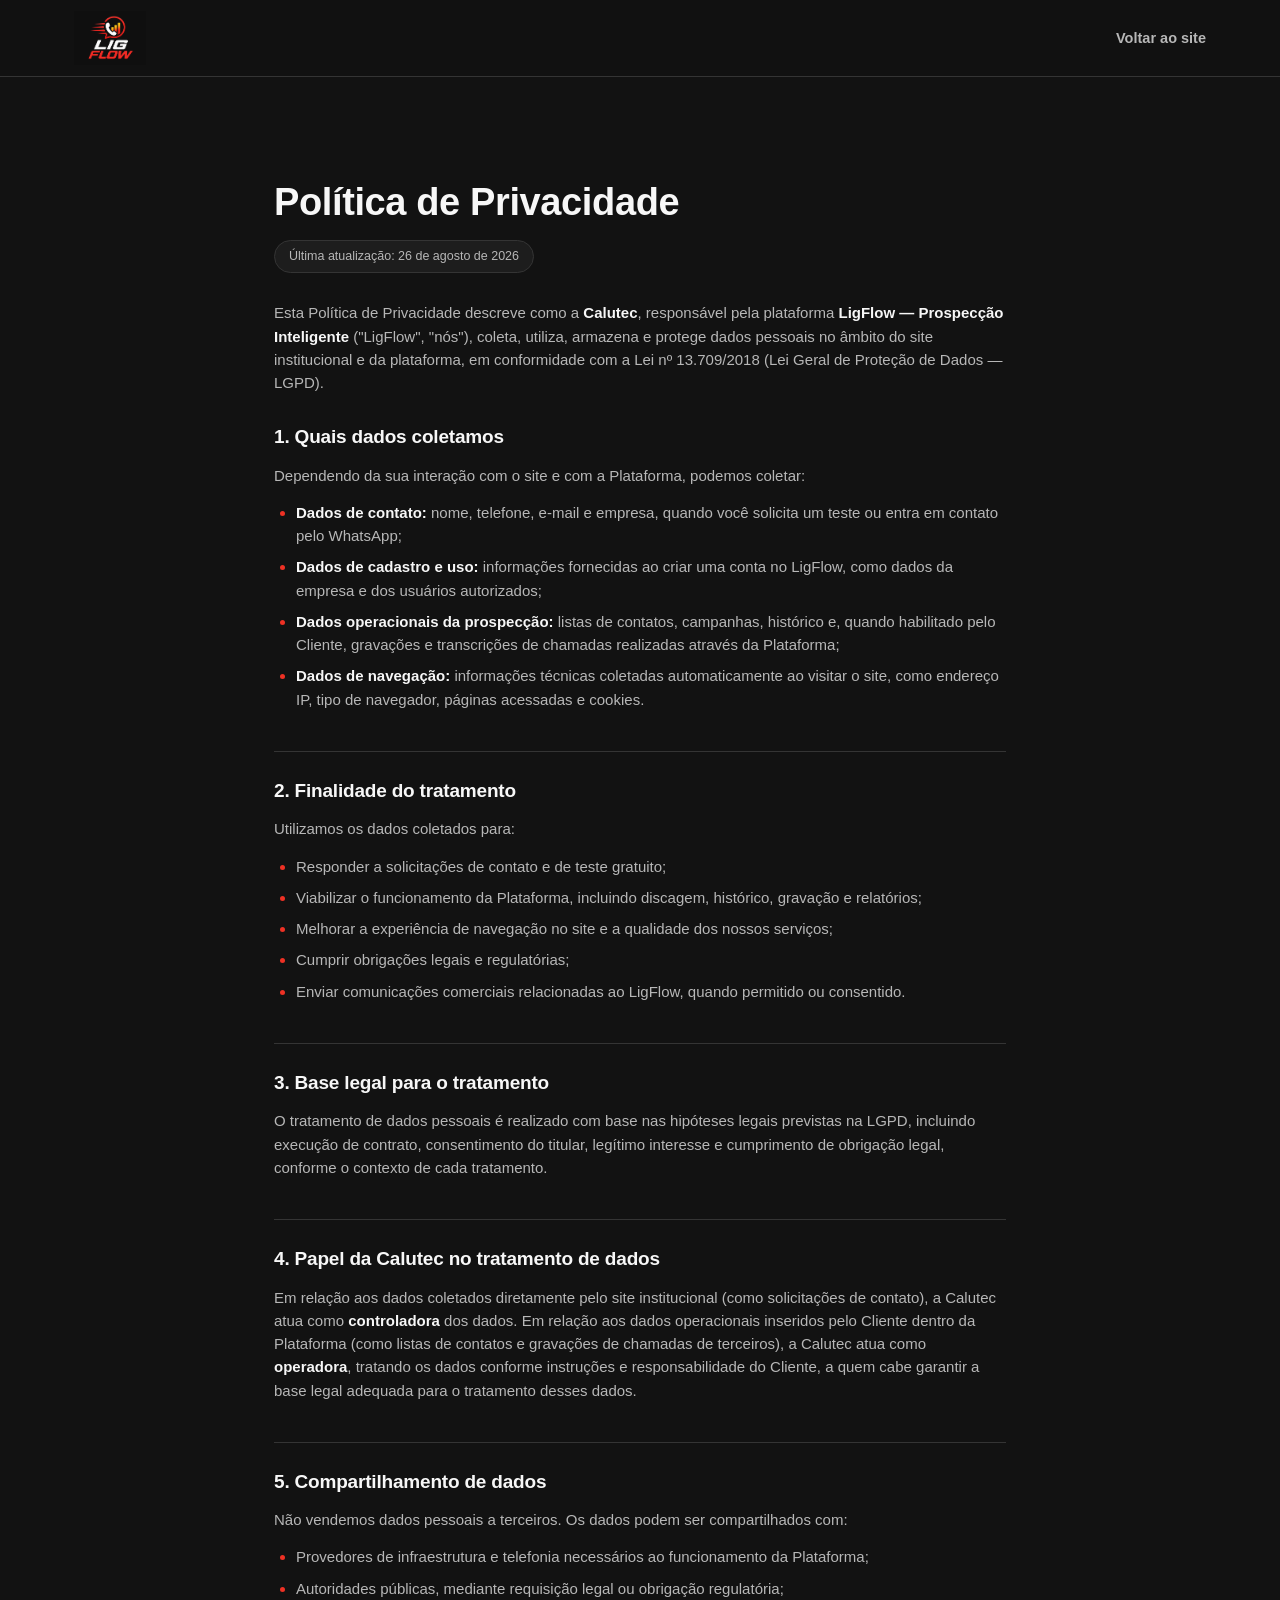
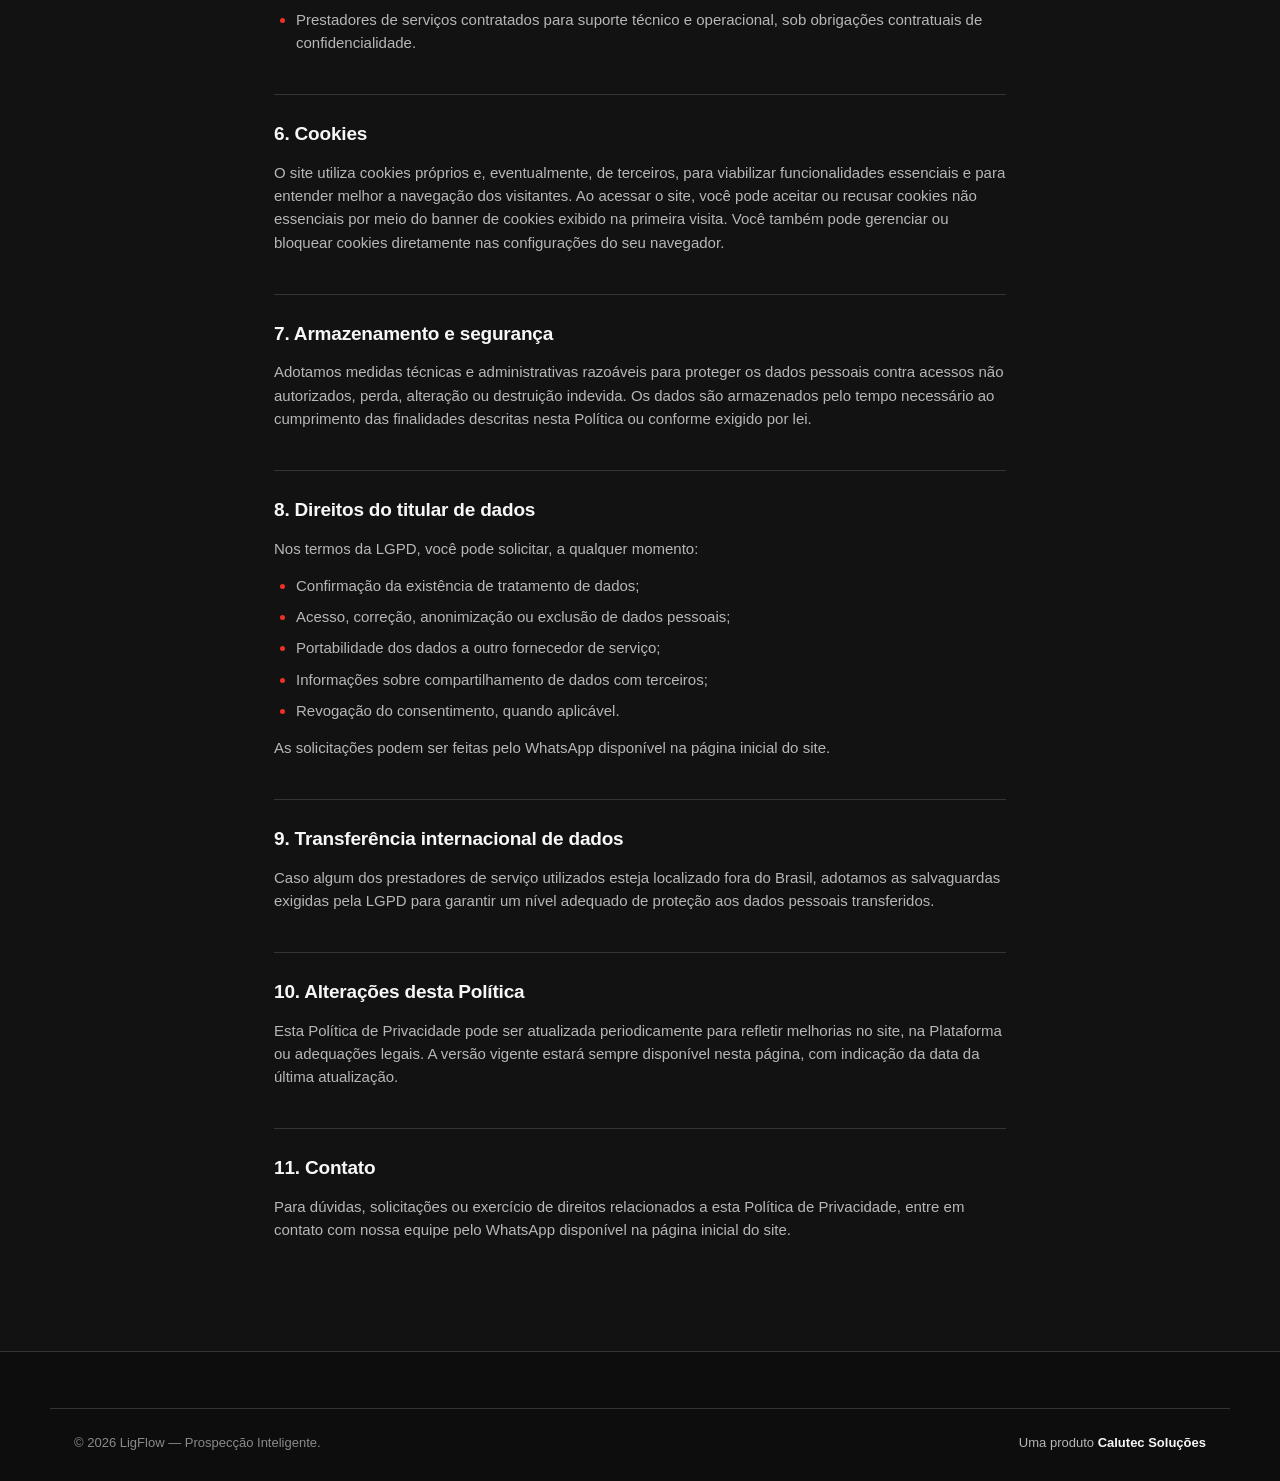
<file: privacidade.html>
<!DOCTYPE html>
<html lang="pt-BR">
<head>
<meta charset="UTF-8">
<meta name="viewport" content="width=device-width, initial-scale=1">
<title>Política de Privacidade — LigFlow</title>
<meta name="description" content="Política de Privacidade da plataforma LigFlow — Prospecção Inteligente.">
<meta name="robots" content="noindex">
<link rel="icon" type="image/png" href="assets/img/logo-ligflow.png">
<link rel="stylesheet" href="assets/style.css?v=4">
</head>
<body>
<header class="site-header">
  <div class="container">
    <a href="index.html" class="brand"><img src="assets/img/logo-ligflow.png" alt="LigFlow"></a>
    <nav class="main-nav"><a href="index.html">Voltar ao site</a></nav>
  </div>
</header>
<main>
  <section>
    <div class="container legal-page">
      <h1>Política de Privacidade</h1>
      <span class="updated">Última atualização: 26 de agosto de 2026</span>

      <p>Esta Política de Privacidade descreve como a <strong>Calutec</strong>, responsável pela plataforma <strong>LigFlow — Prospecção Inteligente</strong> ("LigFlow", "nós"), coleta, utiliza, armazena e protege dados pessoais no âmbito do site institucional e da plataforma, em conformidade com a Lei nº 13.709/2018 (Lei Geral de Proteção de Dados — LGPD).</p>

      <h2>1. Quais dados coletamos</h2>
      <p>Dependendo da sua interação com o site e com a Plataforma, podemos coletar:</p>
      <ul>
        <li><strong>Dados de contato:</strong> nome, telefone, e-mail e empresa, quando você solicita um teste ou entra em contato pelo WhatsApp;</li>
        <li><strong>Dados de cadastro e uso:</strong> informações fornecidas ao criar uma conta no LigFlow, como dados da empresa e dos usuários autorizados;</li>
        <li><strong>Dados operacionais da prospecção:</strong> listas de contatos, campanhas, histórico e, quando habilitado pelo Cliente, gravações e transcrições de chamadas realizadas através da Plataforma;</li>
        <li><strong>Dados de navegação:</strong> informações técnicas coletadas automaticamente ao visitar o site, como endereço IP, tipo de navegador, páginas acessadas e cookies.</li>
      </ul>

      <h2>2. Finalidade do tratamento</h2>
      <p>Utilizamos os dados coletados para:</p>
      <ul>
        <li>Responder a solicitações de contato e de teste gratuito;</li>
        <li>Viabilizar o funcionamento da Plataforma, incluindo discagem, histórico, gravação e relatórios;</li>
        <li>Melhorar a experiência de navegação no site e a qualidade dos nossos serviços;</li>
        <li>Cumprir obrigações legais e regulatórias;</li>
        <li>Enviar comunicações comerciais relacionadas ao LigFlow, quando permitido ou consentido.</li>
      </ul>

      <h2>3. Base legal para o tratamento</h2>
      <p>O tratamento de dados pessoais é realizado com base nas hipóteses legais previstas na LGPD, incluindo execução de contrato, consentimento do titular, legítimo interesse e cumprimento de obrigação legal, conforme o contexto de cada tratamento.</p>

      <h2>4. Papel da Calutec no tratamento de dados</h2>
      <p>Em relação aos dados coletados diretamente pelo site institucional (como solicitações de contato), a Calutec atua como <strong>controladora</strong> dos dados. Em relação aos dados operacionais inseridos pelo Cliente dentro da Plataforma (como listas de contatos e gravações de chamadas de terceiros), a Calutec atua como <strong>operadora</strong>, tratando os dados conforme instruções e responsabilidade do Cliente, a quem cabe garantir a base legal adequada para o tratamento desses dados.</p>

      <h2>5. Compartilhamento de dados</h2>
      <p>Não vendemos dados pessoais a terceiros. Os dados podem ser compartilhados com:</p>
      <ul>
        <li>Provedores de infraestrutura e telefonia necessários ao funcionamento da Plataforma;</li>
        <li>Autoridades públicas, mediante requisição legal ou obrigação regulatória;</li>
        <li>Prestadores de serviços contratados para suporte técnico e operacional, sob obrigações contratuais de confidencialidade.</li>
      </ul>

      <h2>6. Cookies</h2>
      <p>O site utiliza cookies próprios e, eventualmente, de terceiros, para viabilizar funcionalidades essenciais e para entender melhor a navegação dos visitantes. Ao acessar o site, você pode aceitar ou recusar cookies não essenciais por meio do banner de cookies exibido na primeira visita. Você também pode gerenciar ou bloquear cookies diretamente nas configurações do seu navegador.</p>

      <h2>7. Armazenamento e segurança</h2>
      <p>Adotamos medidas técnicas e administrativas razoáveis para proteger os dados pessoais contra acessos não autorizados, perda, alteração ou destruição indevida. Os dados são armazenados pelo tempo necessário ao cumprimento das finalidades descritas nesta Política ou conforme exigido por lei.</p>

      <h2>8. Direitos do titular de dados</h2>
      <p>Nos termos da LGPD, você pode solicitar, a qualquer momento:</p>
      <ul>
        <li>Confirmação da existência de tratamento de dados;</li>
        <li>Acesso, correção, anonimização ou exclusão de dados pessoais;</li>
        <li>Portabilidade dos dados a outro fornecedor de serviço;</li>
        <li>Informações sobre compartilhamento de dados com terceiros;</li>
        <li>Revogação do consentimento, quando aplicável.</li>
      </ul>
      <p>As solicitações podem ser feitas pelo WhatsApp disponível na página inicial do site.</p>

      <h2>9. Transferência internacional de dados</h2>
      <p>Caso algum dos prestadores de serviço utilizados esteja localizado fora do Brasil, adotamos as salvaguardas exigidas pela LGPD para garantir um nível adequado de proteção aos dados pessoais transferidos.</p>

      <h2>10. Alterações desta Política</h2>
      <p>Esta Política de Privacidade pode ser atualizada periodicamente para refletir melhorias no site, na Plataforma ou adequações legais. A versão vigente estará sempre disponível nesta página, com indicação da data da última atualização.</p>

      <h2>11. Contato</h2>
      <p>Para dúvidas, solicitações ou exercício de direitos relacionados a esta Política de Privacidade, entre em contato com nossa equipe pelo WhatsApp disponível na página inicial do site.</p>
    </div>
  </section>
</main>
<footer class="site-footer">
  <div class="container footer-bottom">
    <span>© <span id="year"></span> LigFlow — Prospecção Inteligente.</span>
    <span class="calutec">Uma produto <strong>Calutec Soluções</strong></span>
  </div>
</footer>
<script>document.getElementById('year').textContent = new Date().getFullYear();</script>
</body>
</html>
</file>
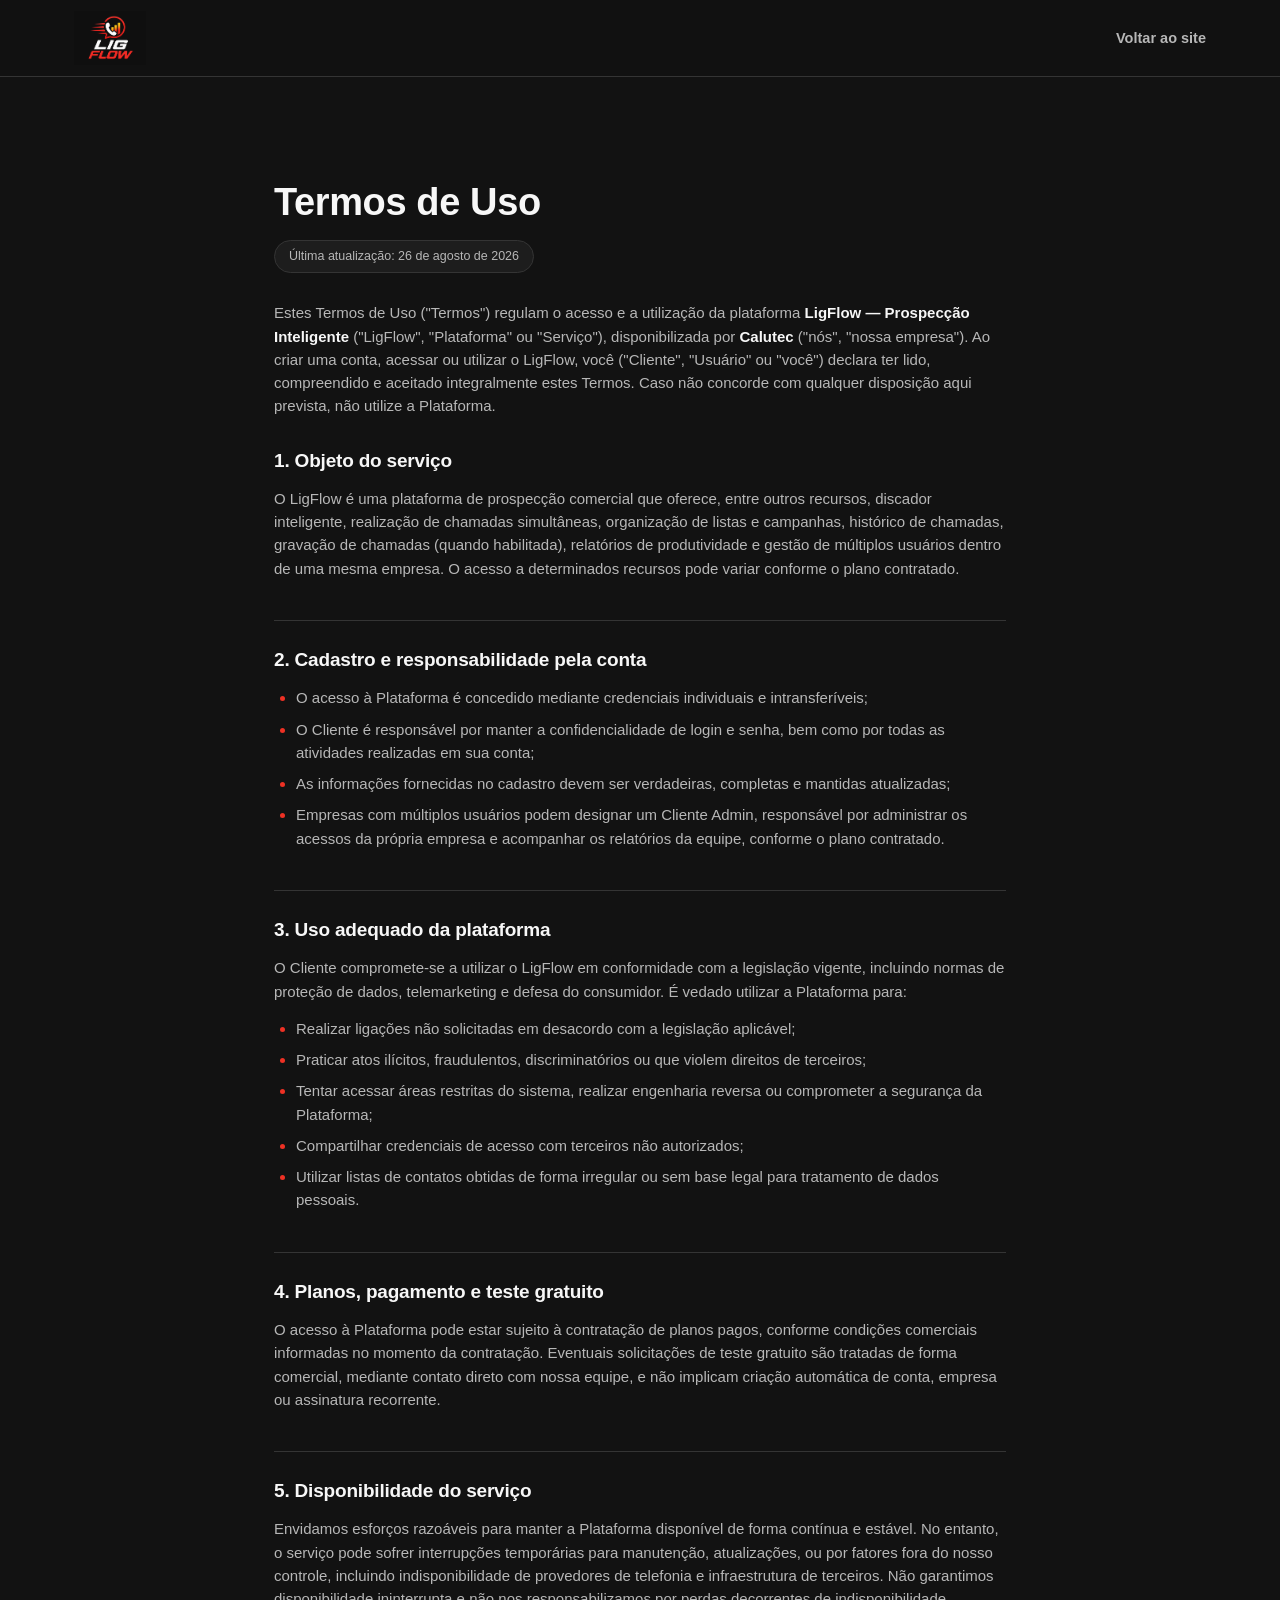
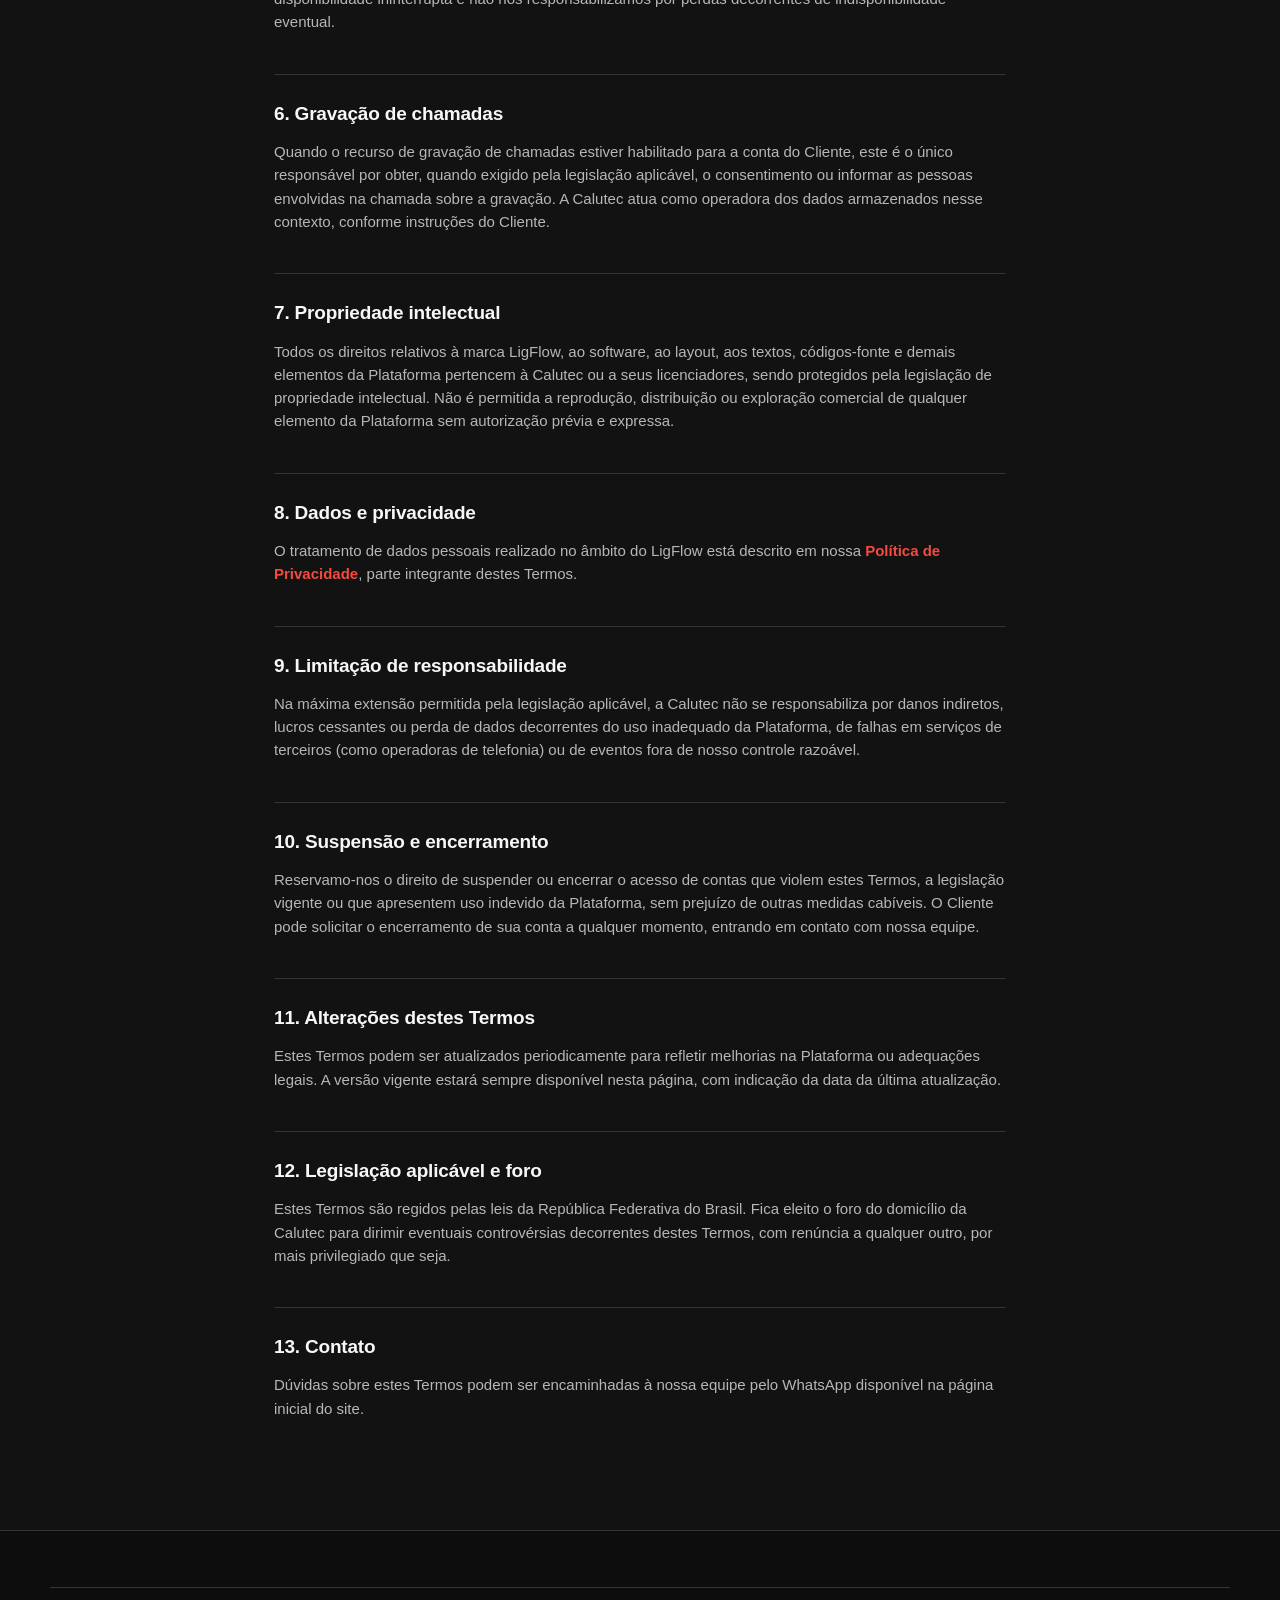
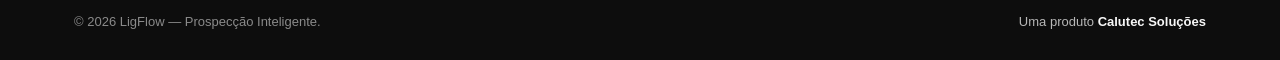
<file: termos.html>
<!DOCTYPE html>
<html lang="pt-BR">
<head>
<meta charset="UTF-8">
<meta name="viewport" content="width=device-width, initial-scale=1">
<title>Termos de Uso — LigFlow</title>
<meta name="description" content="Termos de Uso da plataforma LigFlow — Prospecção Inteligente.">
<meta name="robots" content="noindex">
<link rel="icon" type="image/png" href="assets/img/logo-ligflow.png">
<link rel="stylesheet" href="assets/style.css?v=4">
</head>
<body>
<header class="site-header">
  <div class="container">
    <a href="index.html" class="brand"><img src="assets/img/logo-ligflow.png" alt="LigFlow"></a>
    <nav class="main-nav"><a href="index.html">Voltar ao site</a></nav>
  </div>
</header>
<main>
  <section>
    <div class="container legal-page">
      <h1>Termos de Uso</h1>
      <span class="updated">Última atualização: 26 de agosto de 2026</span>

      <p>Estes Termos de Uso ("Termos") regulam o acesso e a utilização da plataforma <strong>LigFlow — Prospecção Inteligente</strong> ("LigFlow", "Plataforma" ou "Serviço"), disponibilizada por <strong>Calutec</strong> ("nós", "nossa empresa"). Ao criar uma conta, acessar ou utilizar o LigFlow, você ("Cliente", "Usuário" ou "você") declara ter lido, compreendido e aceitado integralmente estes Termos. Caso não concorde com qualquer disposição aqui prevista, não utilize a Plataforma.</p>

      <h2>1. Objeto do serviço</h2>
      <p>O LigFlow é uma plataforma de prospecção comercial que oferece, entre outros recursos, discador inteligente, realização de chamadas simultâneas, organização de listas e campanhas, histórico de chamadas, gravação de chamadas (quando habilitada), relatórios de produtividade e gestão de múltiplos usuários dentro de uma mesma empresa. O acesso a determinados recursos pode variar conforme o plano contratado.</p>

      <h2>2. Cadastro e responsabilidade pela conta</h2>
      <ul>
        <li>O acesso à Plataforma é concedido mediante credenciais individuais e intransferíveis;</li>
        <li>O Cliente é responsável por manter a confidencialidade de login e senha, bem como por todas as atividades realizadas em sua conta;</li>
        <li>As informações fornecidas no cadastro devem ser verdadeiras, completas e mantidas atualizadas;</li>
        <li>Empresas com múltiplos usuários podem designar um Cliente Admin, responsável por administrar os acessos da própria empresa e acompanhar os relatórios da equipe, conforme o plano contratado.</li>
      </ul>

      <h2>3. Uso adequado da plataforma</h2>
      <p>O Cliente compromete-se a utilizar o LigFlow em conformidade com a legislação vigente, incluindo normas de proteção de dados, telemarketing e defesa do consumidor. É vedado utilizar a Plataforma para:</p>
      <ul>
        <li>Realizar ligações não solicitadas em desacordo com a legislação aplicável;</li>
        <li>Praticar atos ilícitos, fraudulentos, discriminatórios ou que violem direitos de terceiros;</li>
        <li>Tentar acessar áreas restritas do sistema, realizar engenharia reversa ou comprometer a segurança da Plataforma;</li>
        <li>Compartilhar credenciais de acesso com terceiros não autorizados;</li>
        <li>Utilizar listas de contatos obtidas de forma irregular ou sem base legal para tratamento de dados pessoais.</li>
      </ul>

      <h2>4. Planos, pagamento e teste gratuito</h2>
      <p>O acesso à Plataforma pode estar sujeito à contratação de planos pagos, conforme condições comerciais informadas no momento da contratação. Eventuais solicitações de teste gratuito são tratadas de forma comercial, mediante contato direto com nossa equipe, e não implicam criação automática de conta, empresa ou assinatura recorrente.</p>

      <h2>5. Disponibilidade do serviço</h2>
      <p>Envidamos esforços razoáveis para manter a Plataforma disponível de forma contínua e estável. No entanto, o serviço pode sofrer interrupções temporárias para manutenção, atualizações, ou por fatores fora do nosso controle, incluindo indisponibilidade de provedores de telefonia e infraestrutura de terceiros. Não garantimos disponibilidade ininterrupta e não nos responsabilizamos por perdas decorrentes de indisponibilidade eventual.</p>

      <h2>6. Gravação de chamadas</h2>
      <p>Quando o recurso de gravação de chamadas estiver habilitado para a conta do Cliente, este é o único responsável por obter, quando exigido pela legislação aplicável, o consentimento ou informar as pessoas envolvidas na chamada sobre a gravação. A Calutec atua como operadora dos dados armazenados nesse contexto, conforme instruções do Cliente.</p>

      <h2>7. Propriedade intelectual</h2>
      <p>Todos os direitos relativos à marca LigFlow, ao software, ao layout, aos textos, códigos-fonte e demais elementos da Plataforma pertencem à Calutec ou a seus licenciadores, sendo protegidos pela legislação de propriedade intelectual. Não é permitida a reprodução, distribuição ou exploração comercial de qualquer elemento da Plataforma sem autorização prévia e expressa.</p>

      <h2>8. Dados e privacidade</h2>
      <p>O tratamento de dados pessoais realizado no âmbito do LigFlow está descrito em nossa <a href="privacidade.html">Política de Privacidade</a>, parte integrante destes Termos.</p>

      <h2>9. Limitação de responsabilidade</h2>
      <p>Na máxima extensão permitida pela legislação aplicável, a Calutec não se responsabiliza por danos indiretos, lucros cessantes ou perda de dados decorrentes do uso inadequado da Plataforma, de falhas em serviços de terceiros (como operadoras de telefonia) ou de eventos fora de nosso controle razoável.</p>

      <h2>10. Suspensão e encerramento</h2>
      <p>Reservamo-nos o direito de suspender ou encerrar o acesso de contas que violem estes Termos, a legislação vigente ou que apresentem uso indevido da Plataforma, sem prejuízo de outras medidas cabíveis. O Cliente pode solicitar o encerramento de sua conta a qualquer momento, entrando em contato com nossa equipe.</p>

      <h2>11. Alterações destes Termos</h2>
      <p>Estes Termos podem ser atualizados periodicamente para refletir melhorias na Plataforma ou adequações legais. A versão vigente estará sempre disponível nesta página, com indicação da data da última atualização.</p>

      <h2>12. Legislação aplicável e foro</h2>
      <p>Estes Termos são regidos pelas leis da República Federativa do Brasil. Fica eleito o foro do domicílio da Calutec para dirimir eventuais controvérsias decorrentes destes Termos, com renúncia a qualquer outro, por mais privilegiado que seja.</p>

      <h2>13. Contato</h2>
      <p>Dúvidas sobre estes Termos podem ser encaminhadas à nossa equipe pelo WhatsApp disponível na página inicial do site.</p>
    </div>
  </section>
</main>
<footer class="site-footer">
  <div class="container footer-bottom">
    <span>© <span id="year"></span> LigFlow — Prospecção Inteligente.</span>
    <span class="calutec">Uma produto <strong>Calutec Soluções</strong></span>
  </div>
</footer>
<script>document.getElementById('year').textContent = new Date().getFullYear();</script>
</body>
</html>
</file>
<file: assets/style.css>
:root {
  --bg: #121212;
  --bg-alt: #0d0d0d;
  --panel: #1d1d1d;
  --panel-soft: #202020;
  --panel-border: #2c2c2c;
  --ink: #f7f7f7;
  --muted: #b7b7b7;
  --muted-2: #8a8a8a;
  --line: #343434;
  --primary: #ee3124;
  --primary-hover: #f34b3f;
  --primary-strong: #d92a1f;
  --primary-soft: #3a1412;
  --primary-line: #6a201a;
  --accent: #ffcf22;
  --accent-strong: #ff8a00;
  --success: #22c55e;
  --shadow-soft: 0 18px 48px rgba(0, 0, 0, .35);
  --shadow-card: 0 12px 30px rgba(0, 0, 0, .28);
  --radius: 14px;
  --radius-sm: 8px;
  --container: 1180px;
  --font: Arial, Helvetica, sans-serif;
}

* { box-sizing: border-box; }
html { scroll-behavior: smooth; }

body {
  margin: 0;
  font-family: var(--font);
  background: var(--bg);
  color: var(--ink);
  line-height: 1.55;
  -webkit-font-smoothing: antialiased;
}

img { max-width: 100%; display: block; }

a { color: inherit; text-decoration: none; }

.container {
  width: 100%;
  max-width: var(--container);
  margin: 0 auto;
  padding: 0 24px;
}

section { position: relative; padding: 96px 0; }
section.tight { padding: 64px 0; }

.eyebrow {
  display: inline-flex;
  align-items: center;
  gap: 8px;
  font-size: 13px;
  font-weight: 800;
  letter-spacing: .06em;
  text-transform: uppercase;
  color: var(--primary-text, #ff8a7c);
  background: var(--primary-soft);
  border: 1px solid var(--primary-line);
  padding: 6px 14px;
  border-radius: 999px;
  margin-bottom: 18px;
}

h1, h2, h3 { font-family: var(--font); font-weight: 800; letter-spacing: -.01em; margin: 0; }

h2.section-title {
  font-size: clamp(28px, 3.6vw, 40px);
  line-height: 1.15;
  margin-bottom: 16px;
}

.section-lead {
  color: var(--muted);
  font-size: 17px;
  max-width: 680px;
  margin: 0 0 8px;
}

.section-head { max-width: 760px; margin: 0 auto 48px; text-align: center; }
.section-head.left { margin: 0 0 48px; text-align: left; }

/* ---------- Header ---------- */
.site-header {
  position: sticky;
  top: 0;
  z-index: 100;
  background: rgba(18, 18, 18, .88);
  backdrop-filter: saturate(140%) blur(10px);
  border-bottom: 1px solid var(--line);
}

.site-header .container {
  display: flex;
  align-items: center;
  justify-content: space-between;
  height: 76px;
}

.brand { display: flex; align-items: center; gap: 10px; }
.brand img { height: 54px; width: auto; mix-blend-mode: screen; }
.brand-text { font-size: 20px; font-weight: 800; font-style: italic; letter-spacing: -.02em; }
.brand-text .lig { color: #fff; }
.brand-text .flow { color: var(--primary); }

.main-nav { display: flex; align-items: center; gap: 30px; }
.main-nav a {
  font-size: 14.5px;
  font-weight: 600;
  color: var(--muted);
  transition: color .15s ease;
}
.main-nav a:hover { color: var(--ink); }

.header-actions { display: flex; align-items: center; gap: 14px; }

.nav-toggle {
  display: none;
  background: none;
  border: 1px solid var(--line);
  border-radius: var(--radius-sm);
  width: 42px;
  height: 42px;
  color: var(--ink);
  font-size: 20px;
  cursor: pointer;
  touch-action: manipulation;
  -webkit-tap-highlight-color: transparent;
  position: relative;
  z-index: 1;
}

/* ---------- Buttons ---------- */
.btn {
  display: inline-flex;
  align-items: center;
  justify-content: center;
  gap: 8px;
  font-weight: 800;
  font-size: 15px;
  padding: 14px 26px;
  border-radius: 999px;
  border: 1px solid transparent;
  cursor: pointer;
  transition: transform .15s ease, box-shadow .15s ease, background .15s ease, border-color .15s ease;
  white-space: nowrap;
}
.btn:active { transform: translateY(1px); }

.btn-primary {
  background: linear-gradient(135deg, var(--primary), var(--primary-strong));
  color: #fff;
  box-shadow: 0 14px 32px rgba(238, 49, 36, .32);
}
.btn-primary:hover { background: linear-gradient(135deg, var(--primary-hover), var(--primary)); box-shadow: 0 16px 38px rgba(238, 49, 36, .42); }

.btn-ghost {
  background: transparent;
  border-color: var(--line);
  color: var(--ink);
}
.btn-ghost:hover { border-color: var(--muted-2); background: var(--panel-soft); }

.btn-light {
  background: #fff;
  color: #121212;
}
.btn-light:hover { background: #f0f0f0; }

.btn-sm { padding: 10px 18px; font-size: 13.5px; }
.btn-block { width: 100%; }

.btn svg { width: 18px; height: 18px; flex: none; }

/* ---------- Hero ---------- */
.hero {
  padding: 76px 0 60px;
  background:
    radial-gradient(900px 500px at 85% -10%, rgba(238, 49, 36, .18), transparent 60%),
    radial-gradient(700px 420px at 0% 10%, rgba(255, 207, 34, .08), transparent 55%),
    var(--bg);
  overflow: hidden;
}

.hero .container {
  display: grid;
  grid-template-columns: 1.05fr .95fr;
  gap: 56px;
  align-items: center;
}

.hero-text, .hero-visual { min-width: 0; }

.hero h1 {
  font-size: clamp(34px, 4.6vw, 54px);
  line-height: 1.08;
  margin-bottom: 22px;
}

.hero-title-mobile { display: none; }

.hero h1 .accent { color: var(--primary); }

.hero p.lead {
  font-size: 18px;
  color: var(--muted);
  max-width: 540px;
  margin-bottom: 34px;
}

.hero-actions { display: flex; flex-wrap: wrap; gap: 14px; margin-bottom: 34px; }

.hero-trust { display: flex; gap: 22px; flex-wrap: wrap; }
.hero-trust .item { display: flex; align-items: center; gap: 8px; font-size: 13.5px; color: var(--muted); }
.hero-trust .dot { width: 8px; height: 8px; border-radius: 50%; background: var(--success); flex: none; }

/* Mockup */
.hero-visual { position: relative; }
.mock-frame {
  position: relative;
  background: var(--panel);
  border: 1px solid var(--panel-border);
  border-radius: 18px;
  box-shadow: var(--shadow-soft);
  overflow: hidden;
}
.mock-topbar {
  display: flex;
  align-items: center;
  gap: 8px;
  padding: 12px 16px;
  background: var(--bg-alt);
  border-bottom: 1px solid var(--line);
}
.mock-dot { width: 10px; height: 10px; border-radius: 50%; background: var(--line); }
.mock-dot:nth-child(1) { background: #ee3124; }
.mock-dot:nth-child(2) { background: #ffcf22; }
.mock-dot:nth-child(3) { background: #22c55e; }
.mock-body { padding: 22px; display: grid; gap: 16px; }

.mock-kpis { display: grid; grid-template-columns: repeat(3, 1fr); gap: 12px; }
.mock-kpi {
  background: var(--panel-soft);
  border: 1px solid var(--line);
  border-radius: var(--radius-sm);
  padding: 14px;
}
.mock-kpi .num { font-size: 22px; font-weight: 800; }
.mock-kpi .lbl { font-size: 11.5px; color: var(--muted); text-transform: uppercase; letter-spacing: .04em; margin-top: 4px; }
.mock-kpi.red .num { color: var(--primary); }
.mock-kpi.yellow .num { color: var(--accent); }
.mock-kpi.green .num { color: var(--success); }

.mock-calls {
  background: var(--panel-soft);
  border: 1px solid var(--line);
  border-radius: var(--radius-sm);
  padding: 16px;
}
.mock-calls-title { font-size: 12.5px; color: var(--muted); text-transform: uppercase; letter-spacing: .05em; margin-bottom: 12px; font-weight: 700; }
.mock-lines { display: flex; align-items: flex-end; gap: 10px; height: 92px; }
.mock-line {
  flex: 1;
  border-radius: 6px 6px 0 0;
  background: linear-gradient(180deg, var(--accent), var(--accent-strong));
  position: relative;
  animation: growbar 2.4s ease-in-out infinite;
}
.mock-line.ringing { background: linear-gradient(180deg, #4a4a4a, #333); animation-delay: .15s; }
.mock-line.answered { background: linear-gradient(180deg, var(--primary-hover), var(--primary-strong)); animation-delay: .3s; }

@keyframes growbar {
  0%, 100% { transform: scaleY(.72); transform-origin: bottom; }
  50% { transform: scaleY(1); transform-origin: bottom; }
}

@media (prefers-reduced-motion: reduce) {
  .mock-line { animation: none; }
}

.mock-row {
  display: flex;
  align-items: center;
  justify-content: space-between;
  background: var(--panel-soft);
  border: 1px solid var(--line);
  border-radius: var(--radius-sm);
  padding: 12px 14px;
  font-size: 13px;
}
.mock-status {
  font-size: 11px;
  font-weight: 800;
  padding: 4px 10px;
  border-radius: 999px;
  background: rgba(34, 197, 94, .14);
  color: var(--success);
}

.floaty { position: absolute; border-radius: 14px; box-shadow: var(--shadow-card); }
.floaty-1 {
  top: -18px; right: -18px;
  background: var(--panel);
  border: 1px solid var(--panel-border);
  padding: 12px 16px;
  display: flex; align-items: center; gap: 10px;
}
.floaty-1 .ico { width: 34px; height: 34px; border-radius: 50%; background: var(--primary-soft); display: flex; align-items: center; justify-content: center; color: var(--primary); }
.floaty-1 strong { display: block; font-size: 13px; }
.floaty-1 span { font-size: 11.5px; color: var(--muted); }

/* ---------- Problem section ---------- */
.problem-grid {
  display: grid;
  grid-template-columns: repeat(4, 1fr);
  gap: 16px;
  margin-top: 8px;
}
.problem-card {
  background: var(--panel);
  border: 1px solid var(--line);
  border-radius: var(--radius);
  padding: 22px 20px;
}
.problem-card .ico { width: 40px; height: 40px; border-radius: 10px; background: rgba(238,49,36,.12); color: var(--primary); display: flex; align-items: center; justify-content: center; margin-bottom: 14px; }
.problem-card p { margin: 0; font-size: 14.5px; color: var(--muted); }
.problem-card strong { display: block; margin-bottom: 4px; font-size: 15.5px; }

.transition-line {
  text-align: center;
  margin-top: 56px;
  font-size: clamp(22px, 2.6vw, 30px);
  font-weight: 800;
}
.transition-line .accent { color: var(--primary); }

/* ---------- Feature / simultaneous calls ---------- */
.feature-split {
  display: grid;
  grid-template-columns: 1fr 1fr;
  gap: 60px;
  align-items: center;
}

.flow-diagram {
  background: var(--panel);
  border: 1px solid var(--line);
  border-radius: var(--radius);
  padding: 32px 24px;
  box-shadow: var(--shadow-card);
}
.flow-step { text-align: center; font-size: 14px; font-weight: 700; color: var(--muted); }
.flow-step.strong { color: var(--ink); }
.flow-arrow { text-align: center; color: var(--muted-2); font-size: 20px; margin: 6px 0; }
.flow-phones { display: flex; justify-content: center; gap: 14px; margin: 18px 0; flex-wrap: wrap; }
.flow-phone {
  width: 52px; height: 52px; border-radius: 50%;
  display: flex; align-items: center; justify-content: center;
  background: var(--panel-soft); border: 1px solid var(--line);
  color: var(--muted-2);
}
.flow-phone.winner {
  background: rgba(34,197,94,.14);
  border-color: rgba(34,197,94,.4);
  color: var(--success);
  box-shadow: 0 0 0 6px rgba(34,197,94,.1);
}

.feature-list { list-style: none; margin: 26px 0 0; padding: 0; display: grid; gap: 16px; }
.feature-list li { display: flex; gap: 12px; font-size: 15px; color: var(--muted); }
.feature-list li .check {
  flex: none; width: 24px; height: 24px; border-radius: 50%;
  background: rgba(34,197,94,.14); color: var(--success);
  display: flex; align-items: center; justify-content: center; font-size: 13px; margin-top: 1px;
}
.feature-list li strong { color: var(--ink); }

/* ---------- Generic feature rows ---------- */
.split-row { display: grid; grid-template-columns: 1fr 1fr; gap: 60px; align-items: center; }
.split-row.reverse .split-visual { order: 2; }
.split-row.reverse .split-text { order: 1; }
.feature-split > *, .split-row > * { min-width: 0; }

.chip-list { display: flex; flex-wrap: wrap; gap: 10px; margin-top: 22px; }
.chip {
  background: var(--panel-soft);
  border: 1px solid var(--line);
  border-radius: 999px;
  padding: 9px 16px;
  font-size: 13.5px;
  color: var(--ink);
  display: flex; align-items: center; gap: 8px;
}
.chip .dot { width: 6px; height: 6px; border-radius: 50%; background: var(--primary); }

.panel-card {
  background: var(--panel);
  border: 1px solid var(--line);
  border-radius: var(--radius);
  padding: 26px;
  box-shadow: var(--shadow-card);
}

.list-rows { display: grid; gap: 10px; }
.list-row {
  display: flex;
  align-items: center;
  justify-content: space-between;
  background: var(--panel-soft);
  border: 1px solid var(--line);
  border-radius: var(--radius-sm);
  padding: 12px 14px;
  font-size: 13.5px;
}
.list-row .tag {
  font-size: 11px; font-weight: 800; padding: 3px 10px; border-radius: 999px;
}
.tag-answered { background: rgba(34,197,94,.14); color: var(--success); }
.tag-noanswer { background: rgba(238,49,36,.14); color: var(--primary-hover); }
.tag-progress { background: rgba(255,207,34,.16); color: var(--accent); }

.recording-player {
  display: flex; align-items: center; gap: 14px;
  background: var(--panel-soft);
  border: 1px solid var(--line);
  border-radius: var(--radius-sm);
  padding: 14px 16px;
}
.play-btn {
  width: 40px; height: 40px; border-radius: 50%; flex: none;
  background: var(--primary); color: #fff;
  display: flex; align-items: center; justify-content: center;
}
.wave { flex: 1; display: flex; align-items: center; gap: 3px; height: 26px; }
.wave span { width: 3px; background: var(--muted-2); border-radius: 2px; }

/* Reports */
.report-grid { display: grid; grid-template-columns: repeat(4, 1fr); gap: 16px; margin-bottom: 22px; }
.report-kpi {
  background: var(--panel);
  border: 1px solid var(--line);
  border-radius: var(--radius);
  padding: 20px;
}
.report-kpi .num { font-size: 26px; font-weight: 800; }
.report-kpi .lbl { font-size: 12.5px; color: var(--muted); margin-top: 6px; }

.report-chart {
  background: var(--panel);
  border: 1px solid var(--line);
  border-radius: var(--radius);
  padding: 24px;
}
.report-chart .bars { display: flex; align-items: flex-end; gap: 14px; height: 140px; }
.report-chart .bar { flex: 1; border-radius: 6px 6px 0 0; background: linear-gradient(180deg, var(--primary-hover), var(--primary-strong)); }
.report-chart .bars-labels { display: flex; gap: 14px; margin-top: 10px; }
.report-chart .bars-labels span { flex: 1; text-align: center; font-size: 11.5px; color: var(--muted); }

/* ---------- Cards grid (diferenciais) ---------- */
.cards-grid { display: grid; grid-template-columns: repeat(3, 1fr); gap: 18px; }
.diff-card {
  background: var(--panel);
  border: 1px solid var(--line);
  border-radius: var(--radius);
  padding: 26px 22px;
  transition: transform .18s ease, border-color .18s ease;
}
.diff-card:hover { transform: translateY(-4px); border-color: var(--primary-line); }
.diff-card .ico {
  width: 46px; height: 46px; border-radius: 12px;
  background: rgba(238,49,36,.12); color: var(--primary);
  display: flex; align-items: center; justify-content: center;
  margin-bottom: 16px;
}
.diff-card h3 { font-size: 17px; margin-bottom: 8px; }
.diff-card p { margin: 0; font-size: 14px; color: var(--muted); }

/* ---------- Comparison table ---------- */
.compare-wrap { overflow-x: auto; border-radius: var(--radius); border: 1px solid var(--line); }
table.compare { width: 100%; border-collapse: collapse; min-width: 640px; background: var(--panel); }
table.compare th, table.compare td { padding: 16px 20px; text-align: left; font-size: 14.5px; border-bottom: 1px solid var(--line); }
table.compare th { font-size: 13px; text-transform: uppercase; letter-spacing: .04em; color: var(--muted); background: var(--bg-alt); }
table.compare tbody tr:last-child td { border-bottom: none; }
table.compare td.old { color: var(--muted); }
table.compare td.new { color: var(--ink); font-weight: 700; }
table.compare td.new::before { content: "✓ "; color: var(--success); }

/* ---------- How it works ---------- */
.steps-grid { display: grid; grid-template-columns: repeat(4, 1fr); gap: 20px; counter-reset: step; }
.step-card { position: relative; padding-top: 8px; }
.step-num {
  width: 44px; height: 44px; border-radius: 50%;
  background: linear-gradient(135deg, var(--primary), var(--primary-strong));
  color: #fff; font-weight: 800; font-size: 17px;
  display: flex; align-items: center; justify-content: center;
  margin-bottom: 16px;
}
.step-card h3 { font-size: 16.5px; margin-bottom: 6px; }
.step-card p { margin: 0; color: var(--muted); font-size: 14px; }

/* ---------- CTA banner ---------- */
.cta-banner {
  background:
    radial-gradient(700px 340px at 15% 0%, rgba(255,207,34,.14), transparent 60%),
    linear-gradient(135deg, var(--primary-strong), #a01e15);
  border-radius: 24px;
  padding: 64px 48px;
  text-align: center;
  color: #fff;
  box-shadow: 0 30px 70px rgba(238,49,36,.25);
}
.cta-banner h2 { font-size: clamp(26px, 3.4vw, 38px); margin-bottom: 14px; }
.cta-banner p { color: rgba(255,255,255,.88); font-size: 17px; max-width: 620px; margin: 0 auto 30px; }
.cta-banner .btn-primary { background: #fff; color: var(--primary-strong); box-shadow: 0 14px 32px rgba(0,0,0,.25); }
.cta-banner .btn-primary:hover { background: #f5f5f5; }
.cta-note { margin-top: 18px; font-size: 12.5px; color: rgba(255,255,255,.7); }

/* ---------- FAQ ---------- */
.faq-list { max-width: 760px; margin: 0 auto; display: grid; gap: 12px; }
.faq-item {
  background: var(--panel);
  border: 1px solid var(--line);
  border-radius: var(--radius-sm);
  overflow: hidden;
}
.faq-q {
  width: 100%;
  display: flex; align-items: center; justify-content: space-between;
  gap: 16px;
  padding: 18px 22px;
  background: none; border: none; text-align: left;
  color: var(--ink); font-size: 15.5px; font-weight: 700;
  cursor: pointer;
}
.faq-q .plus { flex: none; font-size: 20px; color: var(--primary); transition: transform .2s ease; }
.faq-item.open .faq-q .plus { transform: rotate(45deg); }
.faq-a { max-height: 0; overflow: hidden; transition: max-height .25s ease; }
.faq-a-inner { padding: 0 22px 20px; color: var(--muted); font-size: 14.5px; }

/* ---------- Footer ---------- */
footer.site-footer {
  background: var(--bg-alt);
  border-top: 1px solid var(--line);
  padding: 56px 0 28px;
}
.footer-top { display: grid; grid-template-columns: 1.4fr repeat(3, 1fr); gap: 32px; margin-bottom: 40px; }
.footer-brand .brand { margin-bottom: 14px; }
.footer-brand p { color: var(--muted); font-size: 14px; max-width: 280px; }
.footer-col h4 { font-size: 13px; text-transform: uppercase; letter-spacing: .05em; color: var(--muted); margin-bottom: 16px; }
.footer-col ul { list-style: none; margin: 0; padding: 0; display: grid; gap: 10px; }
.footer-col a { font-size: 14.5px; color: var(--ink); opacity: .85; }
.footer-col a:hover { opacity: 1; color: var(--primary-hover); }
.footer-bottom {
  border-top: 1px solid var(--line);
  padding-top: 24px;
  display: flex; align-items: center; justify-content: space-between; flex-wrap: wrap; gap: 12px;
  font-size: 13px; color: var(--muted-2);
}
.footer-bottom .calutec { color: var(--muted); }
.footer-bottom .calutec strong { color: var(--ink); }

/* ---------- Floating WhatsApp ---------- */
.wa-float {
  position: fixed;
  right: 22px;
  bottom: 22px;
  z-index: 200;
  width: 60px; height: 60px;
  border-radius: 50%;
  background: #25d366;
  display: flex; align-items: center; justify-content: center;
  box-shadow: 0 12px 30px rgba(0,0,0,.35);
  color: #fff;
  animation: pulse-wa 2.8s ease-in-out infinite;
}
.wa-float svg { width: 30px; height: 30px; }

@keyframes pulse-wa {
  0%, 100% { box-shadow: 0 12px 30px rgba(0,0,0,.35), 0 0 0 0 rgba(37,211,102,.5); }
  50% { box-shadow: 0 12px 30px rgba(0,0,0,.35), 0 0 0 10px rgba(37,211,102,0); }
}

@media (prefers-reduced-motion: reduce) {
  .wa-float { animation: none; }
}

/* ---------- Mobile nav ---------- */
@media (max-width: 960px) {
  .main-nav { display: none; }
  .header-cta { display: none; }
  .nav-toggle { display: flex; align-items: center; justify-content: center; }
  .hero .container { grid-template-columns: 1fr; }
  .feature-split, .split-row, .split-row.reverse { grid-template-columns: 1fr; }
  .split-row.reverse .split-visual, .split-row.reverse .split-text { order: 0; }
  .problem-grid, .cards-grid, .report-grid { grid-template-columns: repeat(2, 1fr); }
  .steps-grid { grid-template-columns: repeat(2, 1fr); }
  .footer-top { grid-template-columns: 1fr 1fr; }
}

@media (max-width: 640px) {
  section { padding: 64px 0; }
  .problem-grid, .cards-grid, .report-grid, .steps-grid { grid-template-columns: 1fr; }
  .footer-top { grid-template-columns: 1fr; }
  .hero-actions .btn { width: 100%; }
  .cta-banner { padding: 44px 24px; }
  .floaty-1 { position: static; margin-bottom: 14px; }
  .hero-title-desktop { display: none; }
  .hero-title-mobile { display: block; font-size: clamp(30px, 8vw, 40px); }
}

.mobile-menu {
  display: none;
  position: fixed;
  top: 76px;
  right: 0;
  bottom: 0;
  left: 0;
  background: var(--bg);
  z-index: 150;
  padding: 24px;
  overflow-y: auto;
}
.mobile-menu.open { display: block; }
.mobile-menu a {
  display: block;
  padding: 16px 4px;
  font-size: 18px;
  font-weight: 700;
  border-bottom: 1px solid var(--line);
}
.mobile-menu .btn { margin-top: 24px; }

/* ---------- Cookie banner ---------- */
.cookie-banner {
  position: fixed;
  left: 0;
  right: 0;
  bottom: 0;
  z-index: 300;
  background: var(--panel);
  border-top: 1px solid var(--line);
  box-shadow: 0 -12px 30px rgba(0, 0, 0, .35);
  padding: 18px 24px;
  transform: translateY(120%);
  transition: transform .3s ease;
}
.cookie-banner.show { transform: translateY(0); }

.cookie-banner-inner {
  max-width: var(--container);
  margin: 0 auto;
  display: flex;
  align-items: center;
  justify-content: space-between;
  gap: 24px;
  flex-wrap: wrap;
}
.cookie-banner-inner p {
  margin: 0;
  font-size: 13.5px;
  color: var(--muted);
  flex: 1;
  min-width: 240px;
}
.cookie-banner-inner a { color: var(--primary-hover); font-weight: 700; }
.cookie-actions { display: flex; gap: 10px; flex: none; }

@media (max-width: 640px) {
  .cookie-banner-inner { flex-direction: column; align-items: stretch; text-align: left; }
  .cookie-actions { width: 100%; }
  .cookie-actions .btn { flex: 1; }
}

/* ---------- Legal pages ---------- */
.legal-page { max-width: 780px; }
.legal-page .updated {
  display: inline-block;
  font-size: 12.5px;
  color: var(--muted);
  background: var(--panel);
  border: 1px solid var(--line);
  padding: 6px 14px;
  border-radius: 999px;
  margin-bottom: 28px;
}
.legal-page h1 { font-size: clamp(28px, 4vw, 38px); margin-bottom: 8px; }
.legal-page h2 {
  font-size: 19px;
  margin-top: 40px;
  margin-bottom: 12px;
  padding-top: 24px;
  border-top: 1px solid var(--line);
}
.legal-page h2:first-of-type { margin-top: 28px; padding-top: 0; border-top: none; }
.legal-page p { color: var(--muted); font-size: 15px; margin: 0 0 14px; }
.legal-page ul { color: var(--muted); font-size: 15px; margin: 0 0 14px; padding-left: 22px; display: grid; gap: 8px; }
.legal-page li::marker { color: var(--primary); }
.legal-page strong { color: var(--ink); }
.legal-page a { color: var(--primary-hover); font-weight: 700; }
</file>
